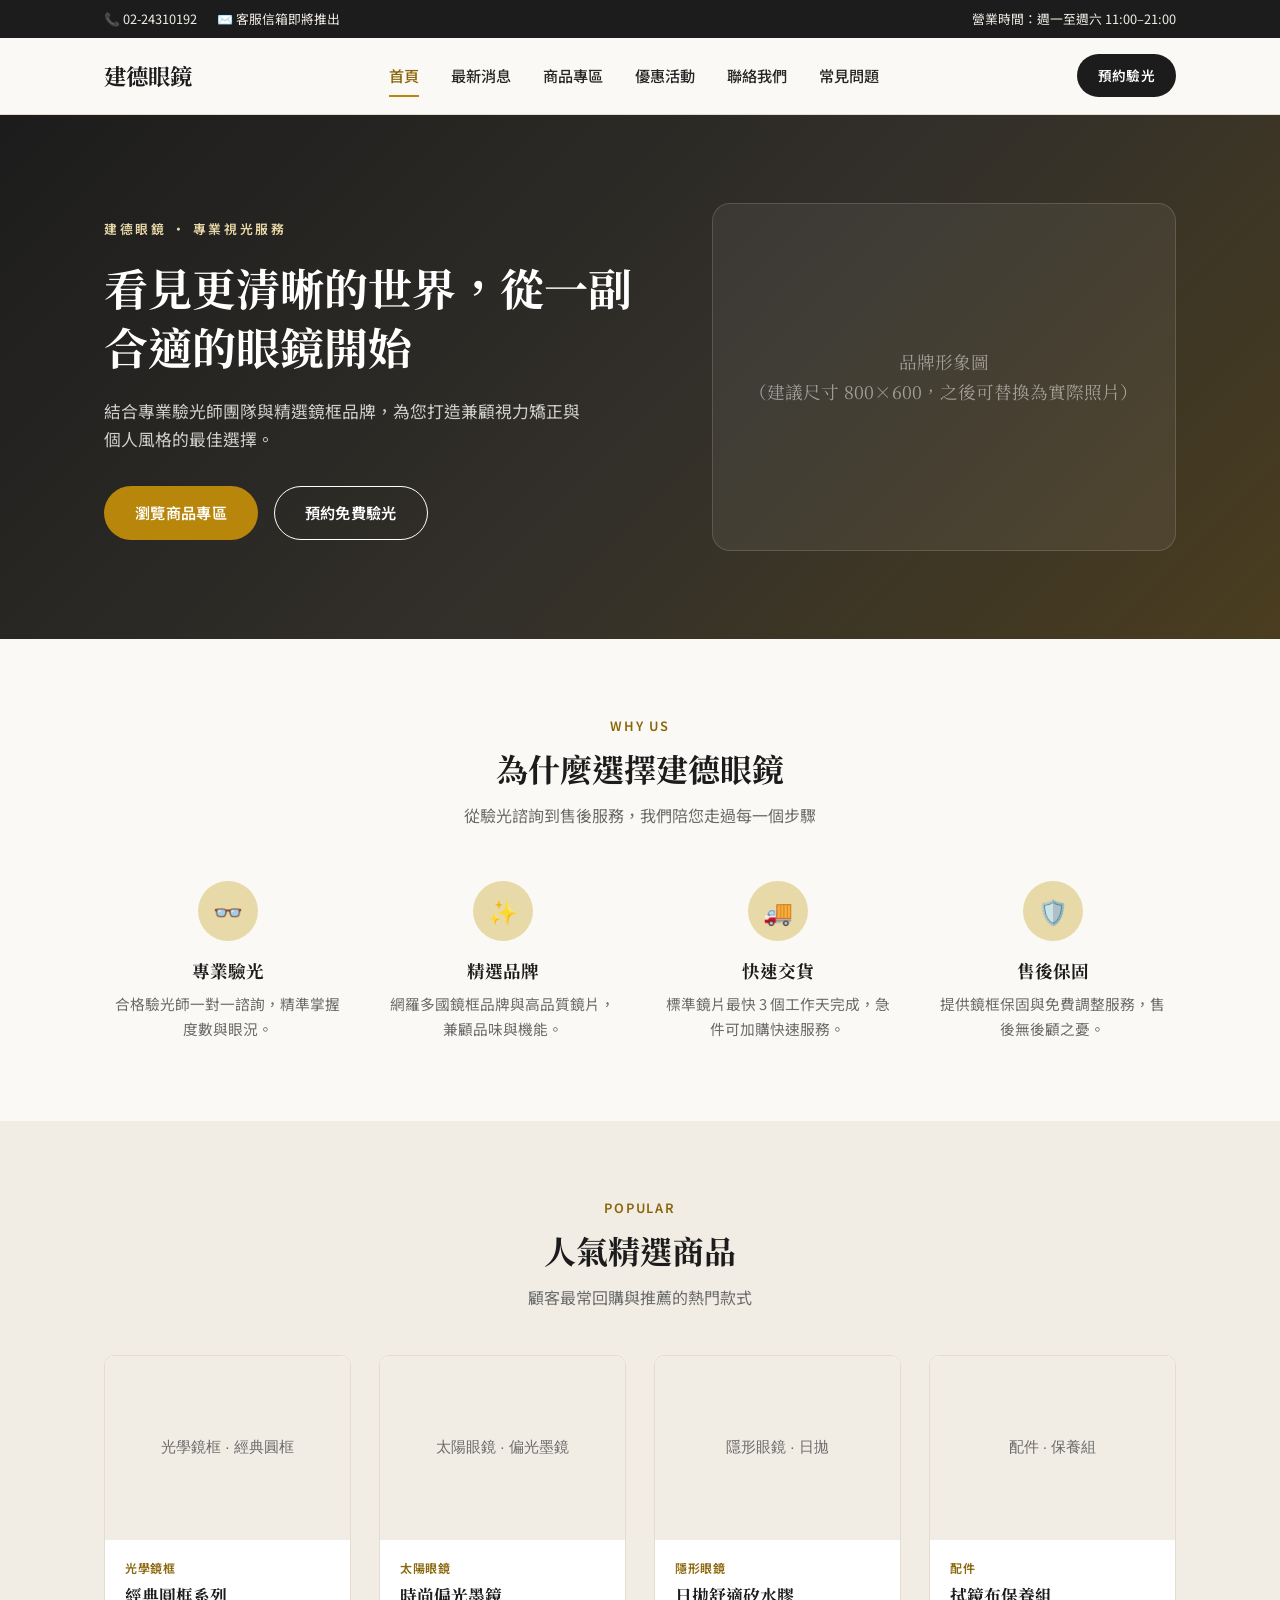
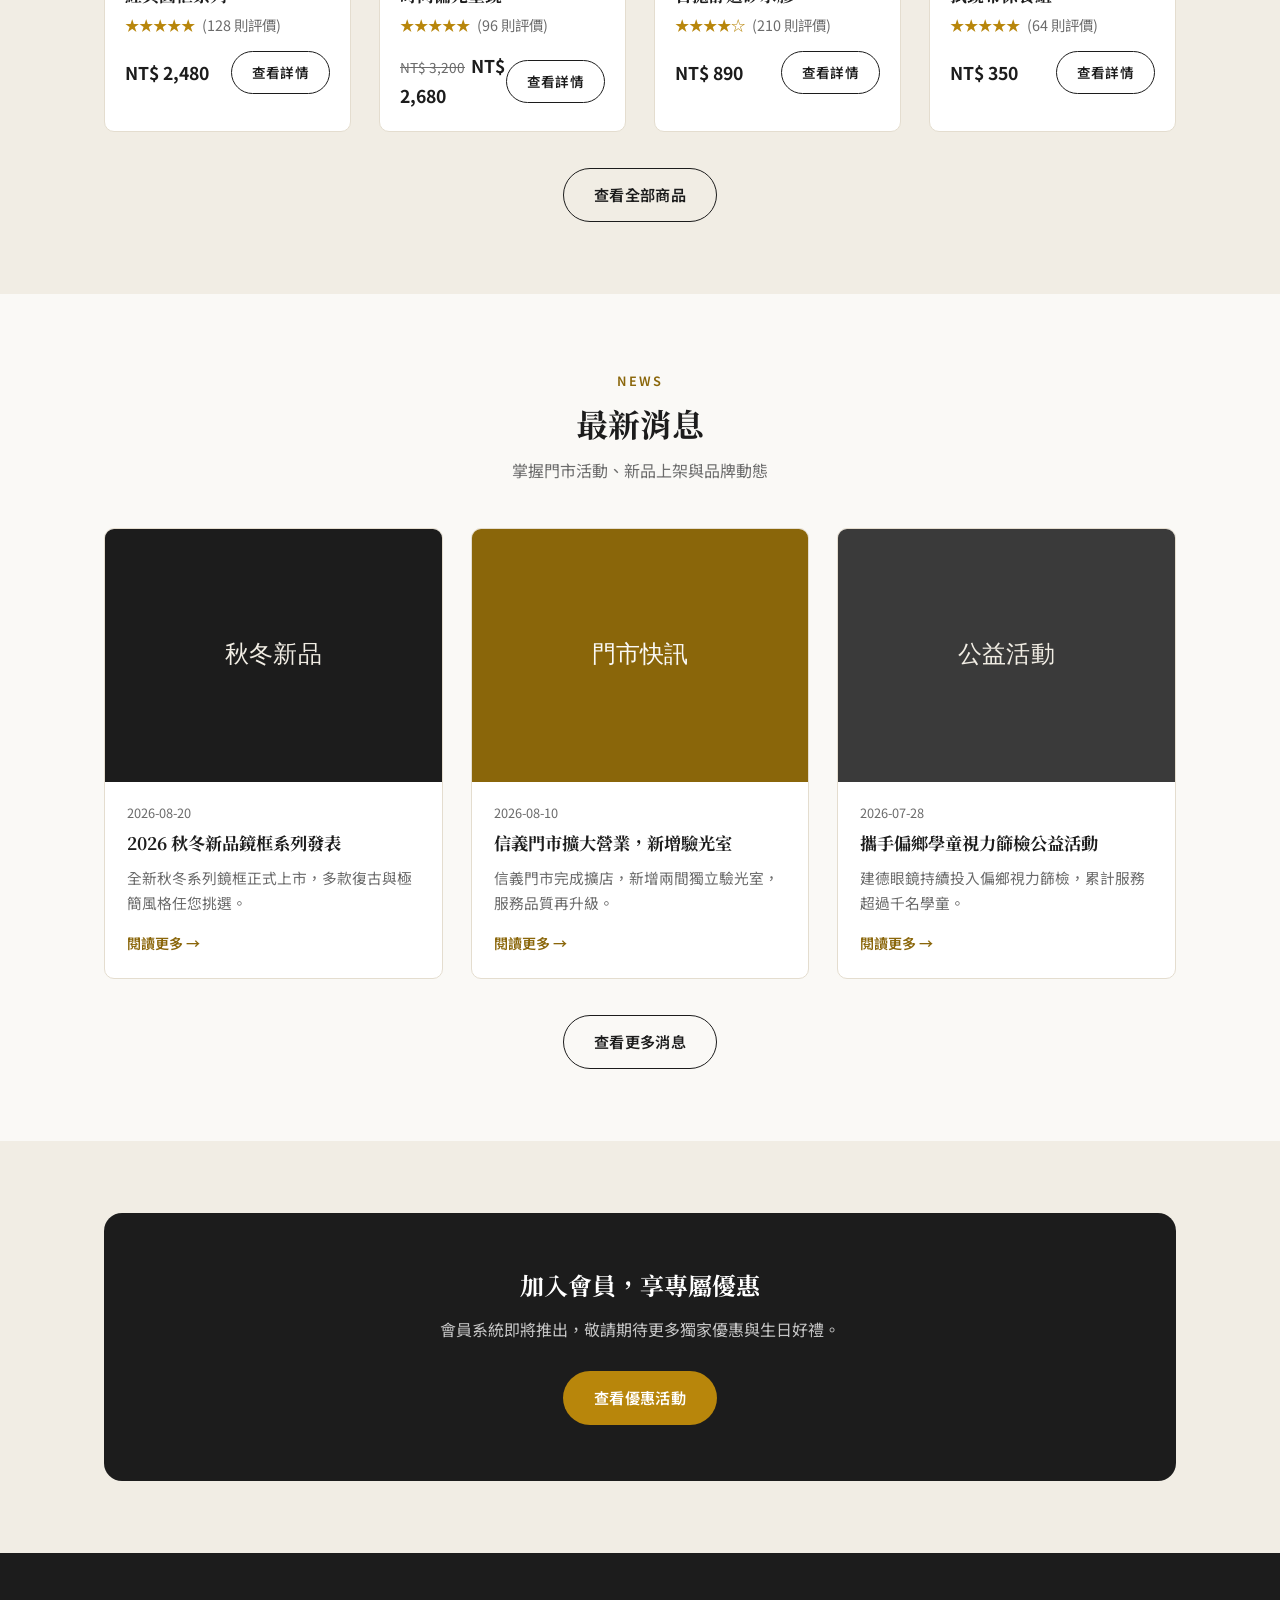
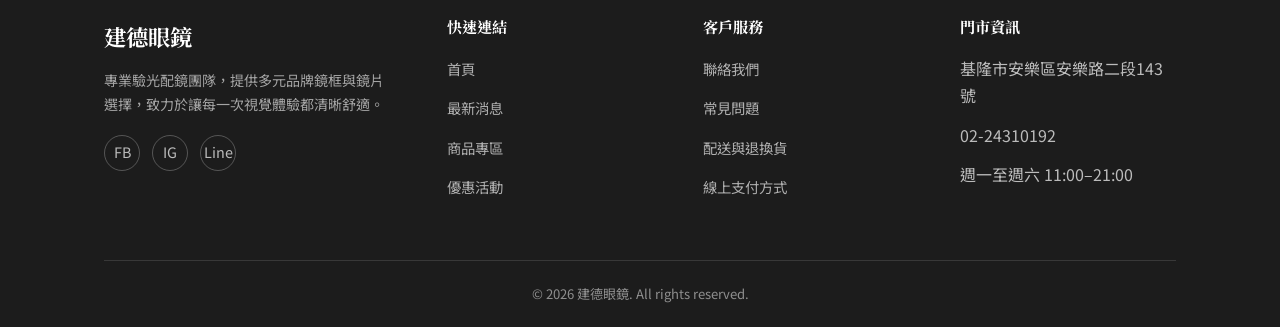
<file: index.html>
<!DOCTYPE html>
<html lang="zh-Hant">
<head>
<meta charset="UTF-8">
<meta name="viewport" content="width=device-width, initial-scale=1.0">
<title>建德眼鏡｜首頁</title>
<meta name="description" content="建德眼鏡提供專業驗光、多元鏡框與鏡片選擇，優惠活動與線上客服一站服務。">
<link rel="preconnect" href="https://fonts.googleapis.com">
<link rel="preconnect" href="https://fonts.gstatic.com" crossorigin>
<link href="https://fonts.googleapis.com/css2?family=Noto+Sans+TC:wght@400;500;600;700&family=Noto+Serif+TC:wght@600;700&display=swap" rel="stylesheet">
<link rel="stylesheet" href="css/style.css">
</head>
<body>

<header class="site-header">
  <div class="topbar">
    <div class="container">
      <div class="topbar-info">
        <span>📞 02-24310192</span>
        <span>✉️ 客服信箱即將推出</span>
      </div>
      <div class="topbar-info">
        <span>營業時間：週一至週六 11:00–21:00</span>
      </div>
    </div>
  </div>
  <div class="container">
    <nav class="nav">
      <a href="index.html" class="brand">
        <span class="brand-zh">建德眼鏡</span>
      </a>
      <div class="nav-links" id="nav-links">
        <a href="index.html">首頁</a>
        <a href="news.html">最新消息</a>
        <a href="products.html">商品專區</a>
        <a href="promotions.html">優惠活動</a>
        <a href="contact.html">聯絡我們</a>
        <a href="faq.html">常見問題</a>
      </div>
      <div class="nav-actions">
        <a href="contact.html" class="btn btn-primary btn-sm">預約驗光</a>
        <button class="nav-toggle" aria-label="開啟選單" aria-expanded="false">
          <span></span><span></span><span></span>
        </button>
      </div>
    </nav>
  </div>
</header>

<section class="hero">
  <div class="container">
    <div>
      <span class="hero-eyebrow">建德眼鏡 · 專業視光服務</span>
      <h1>看見更清晰的世界，從一副合適的眼鏡開始</h1>
      <p>結合專業驗光師團隊與精選鏡框品牌，為您打造兼顧視力矯正與個人風格的最佳選擇。</p>
      <div class="hero-actions">
        <a href="products.html" class="btn btn-accent">瀏覽商品專區</a>
        <a href="contact.html" class="btn btn-outline" style="border-color:#fff;color:#fff">預約免費驗光</a>
      </div>
    </div>
    <div class="hero-visual">品牌形象圖<br>（建議尺寸 800×600，之後可替換為實際照片）</div>
  </div>
</section>

<section class="section">
  <div class="container">
    <div class="section-header">
      <span class="eyebrow">Why Us</span>
      <h2>為什麼選擇建德眼鏡</h2>
      <p>從驗光諮詢到售後服務，我們陪您走過每一個步驟</p>
    </div>
    <div class="grid grid-4">
      <div class="feature">
        <div class="feature-icon">👓</div>
        <h3>專業驗光</h3>
        <p>合格驗光師一對一諮詢，精準掌握度數與眼況。</p>
      </div>
      <div class="feature">
        <div class="feature-icon">✨</div>
        <h3>精選品牌</h3>
        <p>網羅多國鏡框品牌與高品質鏡片，兼顧品味與機能。</p>
      </div>
      <div class="feature">
        <div class="feature-icon">🚚</div>
        <h3>快速交貨</h3>
        <p>標準鏡片最快 3 個工作天完成，急件可加購快速服務。</p>
      </div>
      <div class="feature">
        <div class="feature-icon">🛡️</div>
        <h3>售後保固</h3>
        <p>提供鏡框保固與免費調整服務，售後無後顧之憂。</p>
      </div>
    </div>
  </div>
</section>

<section class="section section-alt">
  <div class="container">
    <div class="section-header">
      <span class="eyebrow">Popular</span>
      <h2>人氣精選商品</h2>
      <p>顧客最常回購與推薦的熱門款式</p>
    </div>
    <div class="grid grid-4">
      <div class="card product-card">
        <img class="card-img" src="images/placeholders/product-optical-1.svg" alt="經典圓框光學鏡框商品照片">
        <div class="card-body">
          <div class="product-category">光學鏡框</div>
          <h3 class="product-name">經典圓框系列</h3>
          <div class="product-rating">★★★★★ <span>(128 則評價)</span></div>
          <div class="product-footer">
            <span class="product-price">NT$ 2,480</span>
            <a href="products.html" class="btn btn-outline btn-sm">查看詳情</a>
          </div>
        </div>
      </div>
      <div class="card product-card">
        <img class="card-img" src="images/placeholders/product-sun-1.svg" alt="時尚偏光墨鏡商品照片">
        <div class="card-body">
          <div class="product-category">太陽眼鏡</div>
          <h3 class="product-name">時尚偏光墨鏡</h3>
          <div class="product-rating">★★★★★ <span>(96 則評價)</span></div>
          <div class="product-footer">
            <span class="product-price"><span class="old-price">NT$ 3,200</span>NT$ 2,680</span>
            <a href="products.html" class="btn btn-outline btn-sm">查看詳情</a>
          </div>
        </div>
      </div>
      <div class="card product-card">
        <img class="card-img" src="images/placeholders/product-contact-1.svg" alt="日拋舒適矽水膠隱形眼鏡商品照片">
        <div class="card-body">
          <div class="product-category">隱形眼鏡</div>
          <h3 class="product-name">日拋舒適矽水膠</h3>
          <div class="product-rating">★★★★☆ <span>(210 則評價)</span></div>
          <div class="product-footer">
            <span class="product-price">NT$ 890</span>
            <a href="products.html" class="btn btn-outline btn-sm">查看詳情</a>
          </div>
        </div>
      </div>
      <div class="card product-card">
        <img class="card-img" src="images/placeholders/product-accessory-1.svg" alt="拭鏡布保養組商品照片">
        <div class="card-body">
          <div class="product-category">配件</div>
          <h3 class="product-name">拭鏡布保養組</h3>
          <div class="product-rating">★★★★★ <span>(64 則評價)</span></div>
          <div class="product-footer">
            <span class="product-price">NT$ 350</span>
            <a href="products.html" class="btn btn-outline btn-sm">查看詳情</a>
          </div>
        </div>
      </div>
    </div>
    <div class="text-center" style="margin-top:36px">
      <a href="products.html" class="btn btn-outline">查看全部商品</a>
    </div>
  </div>
</section>

<section class="section">
  <div class="container">
    <div class="section-header">
      <span class="eyebrow">News</span>
      <h2>最新消息</h2>
      <p>掌握門市活動、新品上架與品牌動態</p>
    </div>
    <div class="grid grid-3">
      <div class="card news-card">
        <img class="card-img" src="images/placeholders/news-1.svg" alt="秋冬新品發表會消息圖片">
        <div class="card-body">
          <div class="news-date">2026-08-20</div>
          <h3 class="news-title">2026 秋冬新品鏡框系列發表</h3>
          <p class="news-excerpt">全新秋冬系列鏡框正式上市，多款復古與極簡風格任您挑選。</p>
          <a href="news.html" class="news-link">閱讀更多 →</a>
        </div>
      </div>
      <div class="card news-card">
        <img class="card-img" src="images/placeholders/news-2.svg" alt="門市快訊消息圖片">
        <div class="card-body">
          <div class="news-date">2026-08-10</div>
          <h3 class="news-title">信義門市擴大營業，新增驗光室</h3>
          <p class="news-excerpt">信義門市完成擴店，新增兩間獨立驗光室，服務品質再升級。</p>
          <a href="news.html" class="news-link">閱讀更多 →</a>
        </div>
      </div>
      <div class="card news-card">
        <img class="card-img" src="images/placeholders/news-3.svg" alt="公益活動消息圖片">
        <div class="card-body">
          <div class="news-date">2026-07-28</div>
          <h3 class="news-title">攜手偏鄉學童視力篩檢公益活動</h3>
          <p class="news-excerpt">建德眼鏡持續投入偏鄉視力篩檢，累計服務超過千名學童。</p>
          <a href="news.html" class="news-link">閱讀更多 →</a>
        </div>
      </div>
    </div>
    <div class="text-center" style="margin-top:36px">
      <a href="news.html" class="btn btn-outline">查看更多消息</a>
    </div>
  </div>
</section>

<section class="section section-alt">
  <div class="container">
    <div class="cta-banner">
      <h2>加入會員，享專屬優惠</h2>
      <p>會員系統即將推出，敬請期待更多獨家優惠與生日好禮。</p>
      <a href="promotions.html" class="btn btn-accent">查看優惠活動</a>
    </div>
  </div>
</section>

<footer class="site-footer">
  <div class="container">
    <div class="footer-grid">
      <div class="footer-brand">
        <span class="brand-zh">建德眼鏡</span>
        <p>專業驗光配鏡團隊，提供多元品牌鏡框與鏡片選擇，致力於讓每一次視覺體驗都清晰舒適。</p>
        <div class="footer-social">
          <a href="#" aria-label="Facebook">FB</a>
          <a href="#" aria-label="Instagram">IG</a>
          <a href="#" aria-label="Line">Line</a>
        </div>
      </div>
      <div class="footer-col">
        <h4>快速連結</h4>
        <ul>
          <li><a href="index.html">首頁</a></li>
          <li><a href="news.html">最新消息</a></li>
          <li><a href="products.html">商品專區</a></li>
          <li><a href="promotions.html">優惠活動</a></li>
        </ul>
      </div>
      <div class="footer-col">
        <h4>客戶服務</h4>
        <ul>
          <li><a href="contact.html">聯絡我們</a></li>
          <li><a href="faq.html">常見問題</a></li>
          <li><a href="faq.html#shipping">配送與退換貨</a></li>
          <li><a href="faq.html#payment">線上支付方式</a></li>
        </ul>
      </div>
      <div class="footer-col">
        <h4>門市資訊</h4>
        <ul>
          <li>基隆市安樂區安樂路二段143號</li>
          <li>02-24310192</li>
          <li>週一至週六 11:00–21:00</li>
        </ul>
      </div>
    </div>
    <div class="footer-bottom">
      &copy; 2026 建德眼鏡. All rights reserved.
    </div>
  </div>
</footer>

<script src="js/main.js"></script>
</body>
</html>
</file>
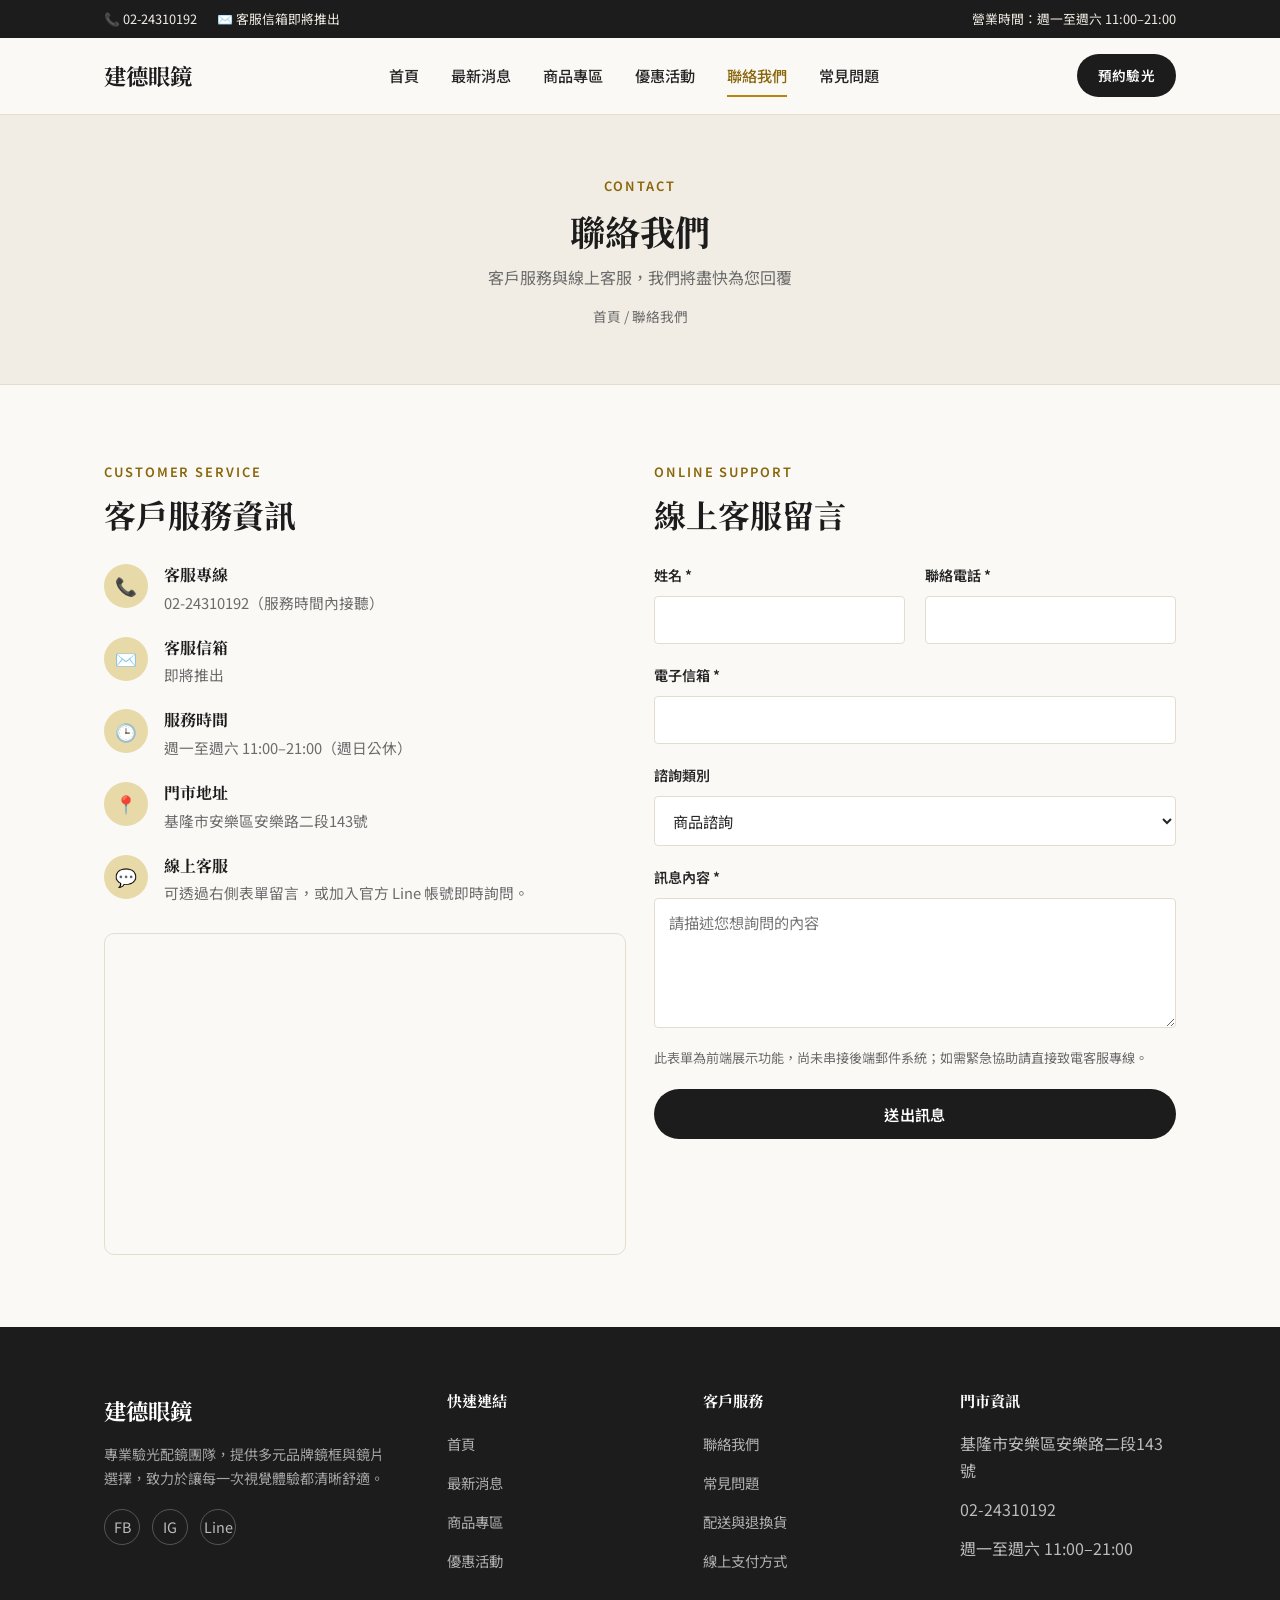
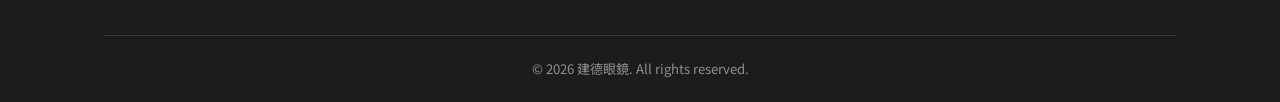
<file: contact.html>
<!DOCTYPE html>
<html lang="zh-Hant">
<head>
<meta charset="UTF-8">
<meta name="viewport" content="width=device-width, initial-scale=1.0">
<title>聯絡我們｜建德眼鏡</title>
<meta name="description" content="建德眼鏡客戶服務與線上客服，門市資訊、預約諮詢與線上留言。">
<link rel="preconnect" href="https://fonts.googleapis.com">
<link rel="preconnect" href="https://fonts.gstatic.com" crossorigin>
<link href="https://fonts.googleapis.com/css2?family=Noto+Sans+TC:wght@400;500;600;700&family=Noto+Serif+TC:wght@600;700&display=swap" rel="stylesheet">
<link rel="stylesheet" href="css/style.css">
</head>
<body>

<header class="site-header">
  <div class="topbar">
    <div class="container">
      <div class="topbar-info">
        <span>📞 02-24310192</span>
        <span>✉️ 客服信箱即將推出</span>
      </div>
      <div class="topbar-info">
        <span>營業時間：週一至週六 11:00–21:00</span>
      </div>
    </div>
  </div>
  <div class="container">
    <nav class="nav">
      <a href="index.html" class="brand">
        <span class="brand-zh">建德眼鏡</span>
      </a>
      <div class="nav-links" id="nav-links">
        <a href="index.html">首頁</a>
        <a href="news.html">最新消息</a>
        <a href="products.html">商品專區</a>
        <a href="promotions.html">優惠活動</a>
        <a href="contact.html">聯絡我們</a>
        <a href="faq.html">常見問題</a>
      </div>
      <div class="nav-actions">
        <a href="contact.html" class="btn btn-primary btn-sm">預約驗光</a>
        <button class="nav-toggle" aria-label="開啟選單" aria-expanded="false">
          <span></span><span></span><span></span>
        </button>
      </div>
    </nav>
  </div>
</header>

<div class="page-header">
  <div class="container">
    <span class="eyebrow">Contact</span>
    <h1>聯絡我們</h1>
    <p>客戶服務與線上客服，我們將盡快為您回覆</p>
    <div class="breadcrumb"><a href="index.html">首頁</a> / 聯絡我們</div>
  </div>
</div>

<section class="section">
  <div class="container">
    <div class="grid grid-2">

      <div>
        <div class="section-header" style="text-align:left;margin-bottom:28px">
          <span class="eyebrow">Customer Service</span>
          <h2>客戶服務資訊</h2>
        </div>
        <div class="contact-info-list">
          <div class="contact-info-item">
            <div class="contact-info-icon">📞</div>
            <div>
              <h4>客服專線</h4>
              <p>02-24310192（服務時間內接聽）</p>
            </div>
          </div>
          <div class="contact-info-item">
            <div class="contact-info-icon">✉️</div>
            <div>
              <h4>客服信箱</h4>
              <p>即將推出</p>
            </div>
          </div>
          <div class="contact-info-item">
            <div class="contact-info-icon">🕒</div>
            <div>
              <h4>服務時間</h4>
              <p>週一至週六 11:00–21:00（週日公休）</p>
            </div>
          </div>
          <div class="contact-info-item">
            <div class="contact-info-icon">📍</div>
            <div>
              <h4>門市地址</h4>
              <p>基隆市安樂區安樂路二段143號</p>
            </div>
          </div>
          <div class="contact-info-item">
            <div class="contact-info-icon">💬</div>
            <div>
              <h4>線上客服</h4>
              <p>可透過右側表單留言，或加入官方 Line 帳號即時詢問。</p>
            </div>
          </div>
        </div>

        <div class="map-embed" style="margin-top:28px">
          <iframe
            src="https://www.google.com/maps?q=%E5%9F%BA%E9%9A%86%E5%B8%82%E5%AE%89%E6%A8%82%E5%8D%80%E5%AE%89%E6%A8%82%E8%B7%AF%E4%BA%8C%E6%AE%B5143%E8%99%9F&output=embed"
            width="100%"
            height="320"
            style="border:0"
            loading="lazy"
            referrerpolicy="no-referrer-when-downgrade"
            title="建德眼鏡門市地圖"></iframe>
        </div>
      </div>

      <div>
        <div class="section-header" style="text-align:left;margin-bottom:28px">
          <span class="eyebrow">Online Support</span>
          <h2>線上客服留言</h2>
        </div>

        <div class="form-success" id="contact-form-success">
          ✅ 感謝您的訊息，我們將於 1–2 個工作日內回覆您。
        </div>

        <form id="contact-form" novalidate>
          <div class="form-row">
            <div class="form-group">
              <label for="name">姓名 *</label>
              <input class="form-control" type="text" id="name" name="name" required>
            </div>
            <div class="form-group">
              <label for="phone">聯絡電話 *</label>
              <input class="form-control" type="tel" id="phone" name="phone" required>
            </div>
          </div>

          <div class="form-group">
            <label for="email">電子信箱 *</label>
            <input class="form-control" type="email" id="email" name="email" required>
          </div>

          <div class="form-group">
            <label for="topic">諮詢類別</label>
            <select class="form-control" id="topic" name="topic">
              <option value="product">商品諮詢</option>
              <option value="order">訂單查詢</option>
              <option value="repair">維修保養</option>
              <option value="other">其他問題</option>
            </select>
          </div>

          <div class="form-group">
            <label for="message">訊息內容 *</label>
            <textarea class="form-control" id="message" name="message" required placeholder="請描述您想詢問的內容"></textarea>
          </div>

          <p class="form-note">此表單為前端展示功能，尚未串接後端郵件系統；如需緊急協助請直接致電客服專線。</p>

          <button type="submit" class="btn btn-primary btn-block">送出訊息</button>
        </form>
      </div>

    </div>
  </div>
</section>

<footer class="site-footer">
  <div class="container">
    <div class="footer-grid">
      <div class="footer-brand">
        <span class="brand-zh">建德眼鏡</span>
        <p>專業驗光配鏡團隊，提供多元品牌鏡框與鏡片選擇，致力於讓每一次視覺體驗都清晰舒適。</p>
        <div class="footer-social">
          <a href="#" aria-label="Facebook">FB</a>
          <a href="#" aria-label="Instagram">IG</a>
          <a href="#" aria-label="Line">Line</a>
        </div>
      </div>
      <div class="footer-col">
        <h4>快速連結</h4>
        <ul>
          <li><a href="index.html">首頁</a></li>
          <li><a href="news.html">最新消息</a></li>
          <li><a href="products.html">商品專區</a></li>
          <li><a href="promotions.html">優惠活動</a></li>
        </ul>
      </div>
      <div class="footer-col">
        <h4>客戶服務</h4>
        <ul>
          <li><a href="contact.html">聯絡我們</a></li>
          <li><a href="faq.html">常見問題</a></li>
          <li><a href="faq.html#shipping">配送與退換貨</a></li>
          <li><a href="faq.html#payment">線上支付方式</a></li>
        </ul>
      </div>
      <div class="footer-col">
        <h4>門市資訊</h4>
        <ul>
          <li>基隆市安樂區安樂路二段143號</li>
          <li>02-24310192</li>
          <li>週一至週六 11:00–21:00</li>
        </ul>
      </div>
    </div>
    <div class="footer-bottom">
      &copy; 2026 建德眼鏡. All rights reserved.
    </div>
  </div>
</footer>

<script src="js/main.js"></script>
</body>
</html>
</file>
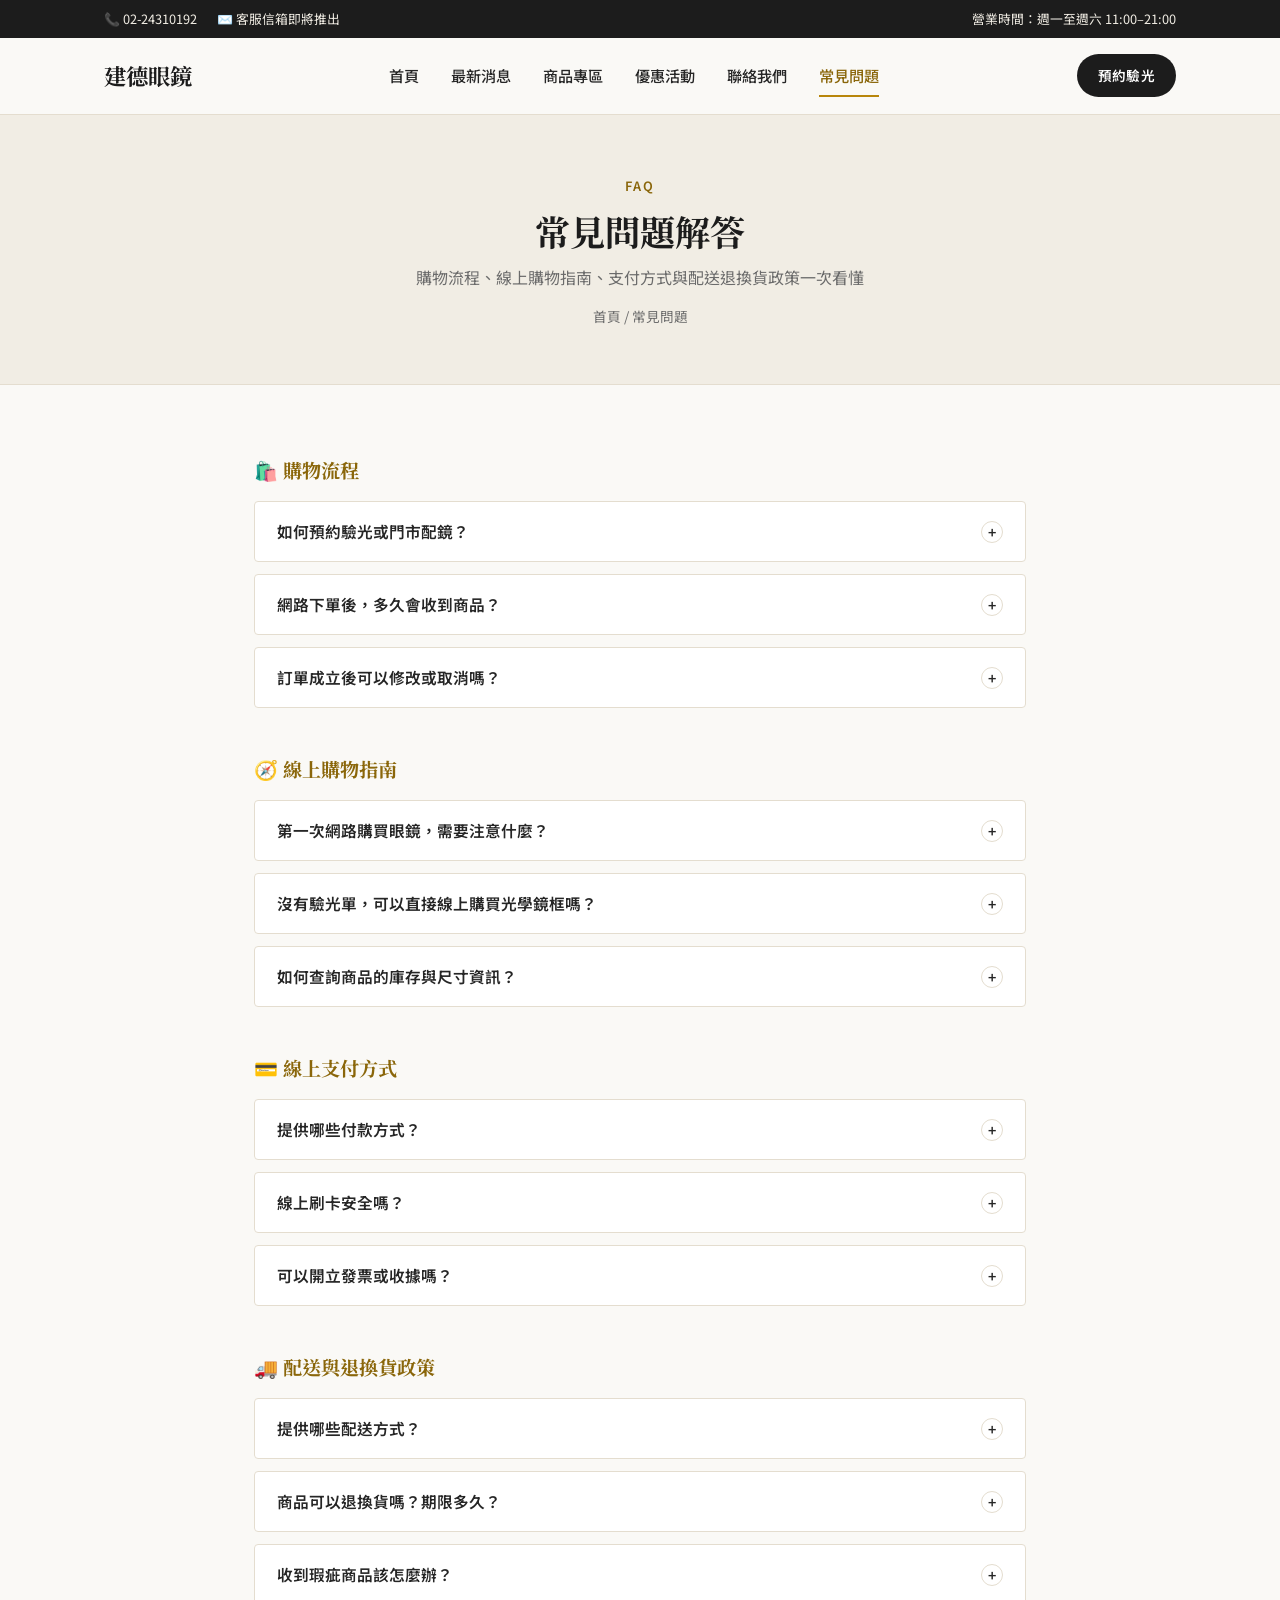
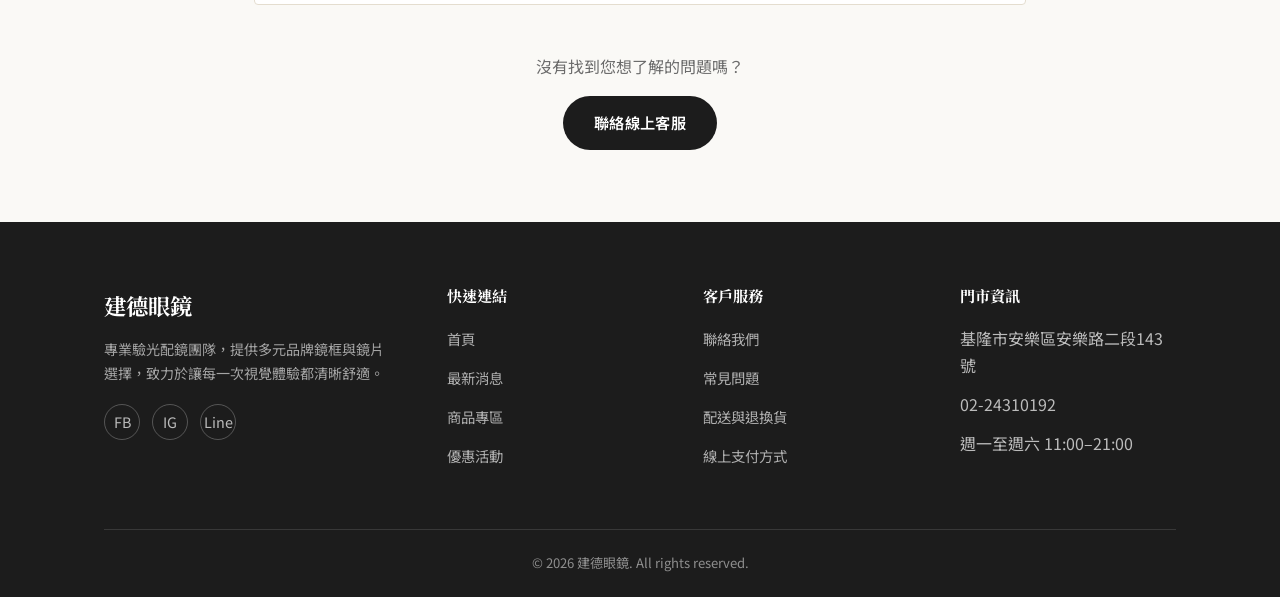
<file: faq.html>
<!DOCTYPE html>
<html lang="zh-Hant">
<head>
<meta charset="UTF-8">
<meta name="viewport" content="width=device-width, initial-scale=1.0">
<title>常見問題解答｜建德眼鏡</title>
<meta name="description" content="建德眼鏡常見問題解答：購物流程、線上購物指南、線上支付方式、配送與退換貨政策。">
<link rel="preconnect" href="https://fonts.googleapis.com">
<link rel="preconnect" href="https://fonts.gstatic.com" crossorigin>
<link href="https://fonts.googleapis.com/css2?family=Noto+Sans+TC:wght@400;500;600;700&family=Noto+Serif+TC:wght@600;700&display=swap" rel="stylesheet">
<link rel="stylesheet" href="css/style.css">
</head>
<body>

<header class="site-header">
  <div class="topbar">
    <div class="container">
      <div class="topbar-info">
        <span>📞 02-24310192</span>
        <span>✉️ 客服信箱即將推出</span>
      </div>
      <div class="topbar-info">
        <span>營業時間：週一至週六 11:00–21:00</span>
      </div>
    </div>
  </div>
  <div class="container">
    <nav class="nav">
      <a href="index.html" class="brand">
        <span class="brand-zh">建德眼鏡</span>
      </a>
      <div class="nav-links" id="nav-links">
        <a href="index.html">首頁</a>
        <a href="news.html">最新消息</a>
        <a href="products.html">商品專區</a>
        <a href="promotions.html">優惠活動</a>
        <a href="contact.html">聯絡我們</a>
        <a href="faq.html">常見問題</a>
      </div>
      <div class="nav-actions">
        <a href="contact.html" class="btn btn-primary btn-sm">預約驗光</a>
        <button class="nav-toggle" aria-label="開啟選單" aria-expanded="false">
          <span></span><span></span><span></span>
        </button>
      </div>
    </nav>
  </div>
</header>

<div class="page-header">
  <div class="container">
    <span class="eyebrow">FAQ</span>
    <h1>常見問題解答</h1>
    <p>購物流程、線上購物指南、支付方式與配送退換貨政策一次看懂</p>
    <div class="breadcrumb"><a href="index.html">首頁</a> / 常見問題</div>
  </div>
</div>

<section class="section">
  <div class="container" style="max-width:820px">

    <div class="accordion-group" id="process">
      <h2 class="accordion-group-title">🛍️ 購物流程</h2>

      <div class="accordion-item">
        <button class="accordion-question" aria-expanded="false">
          <span>如何預約驗光或門市配鏡？</span>
          <span class="accordion-icon">+</span>
        </button>
        <div class="accordion-answer">
          <div class="accordion-answer-inner">
            您可以透過「聯絡我們」頁面的線上表單留言，或直接致電客服專線 02-24310192 預約，我們將協助安排門市與驗光時段。
          </div>
        </div>
      </div>

      <div class="accordion-item">
        <button class="accordion-question" aria-expanded="false">
          <span>網路下單後，多久會收到商品？</span>
          <span class="accordion-icon">+</span>
        </button>
        <div class="accordion-answer">
          <div class="accordion-answer-inner">
            一般鏡框現貨商品下單後 3–5 個工作天內出貨；若需搭配訂製鏡片，實際交貨時間依訂單頁面標示為準。
          </div>
        </div>
      </div>

      <div class="accordion-item">
        <button class="accordion-question" aria-expanded="false">
          <span>訂單成立後可以修改或取消嗎？</span>
          <span class="accordion-icon">+</span>
        </button>
        <div class="accordion-answer">
          <div class="accordion-answer-inner">
            訂單出貨前可聯絡客服協助修改或取消；若商品已進入鏡片研磨或出貨流程，將無法取消，詳情請洽客服確認目前訂單狀態。
          </div>
        </div>
      </div>
    </div>

    <div class="accordion-group" id="guide">
      <h2 class="accordion-group-title">🧭 線上購物指南</h2>

      <div class="accordion-item">
        <button class="accordion-question" aria-expanded="false">
          <span>第一次網路購買眼鏡，需要注意什麼？</span>
          <span class="accordion-icon">+</span>
        </button>
        <div class="accordion-answer">
          <div class="accordion-answer-inner">
            建議先至門市進行免費驗光取得正確度數與瞳距，再於「商品專區」選購鏡框並備註度數需求，客服會於出貨前與您再次確認。
          </div>
        </div>
      </div>

      <div class="accordion-item">
        <button class="accordion-question" aria-expanded="false">
          <span>沒有驗光單，可以直接線上購買光學鏡框嗎？</span>
          <span class="accordion-icon">+</span>
        </button>
        <div class="accordion-answer">
          <div class="accordion-answer-inner">
            可以先購買鏡框樣式，但配置度數鏡片前仍需提供有效驗光資料；如尚未驗光，歡迎預約至門市進行免費驗光服務。
          </div>
        </div>
      </div>

      <div class="accordion-item">
        <button class="accordion-question" aria-expanded="false">
          <span>如何查詢商品的庫存與尺寸資訊？</span>
          <span class="accordion-icon">+</span>
        </button>
        <div class="accordion-answer">
          <div class="accordion-answer-inner">
            商品詳情頁會標示鏡框尺寸與現貨狀態；若頁面未即時更新，歡迎透過線上客服表單詢問最新庫存狀況。
          </div>
        </div>
      </div>
    </div>

    <div class="accordion-group" id="payment">
      <h2 class="accordion-group-title">💳 線上支付方式</h2>

      <div class="accordion-item">
        <button class="accordion-question" aria-expanded="false">
          <span>提供哪些付款方式？</span>
          <span class="accordion-icon">+</span>
        </button>
        <div class="accordion-answer">
          <div class="accordion-answer-inner">
            目前提供信用卡線上刷卡、超商代碼繳費、ATM 轉帳與門市現場付款（含行動支付），實際可用付款方式將於結帳頁面顯示。
          </div>
        </div>
      </div>

      <div class="accordion-item">
        <button class="accordion-question" aria-expanded="false">
          <span>線上刷卡安全嗎？</span>
          <span class="accordion-icon">+</span>
        </button>
        <div class="accordion-answer">
          <div class="accordion-answer-inner">
            線上金流串接第三方支付服務並採用加密傳輸，不會於網站內儲存您的完整卡號資訊，請安心進行線上付款。
          </div>
        </div>
      </div>

      <div class="accordion-item">
        <button class="accordion-question" aria-expanded="false">
          <span>可以開立發票或收據嗎？</span>
          <span class="accordion-icon">+</span>
        </button>
        <div class="accordion-answer">
          <div class="accordion-answer-inner">
            訂單成立後將自動開立電子發票，如需公司抬頭或紙本收據，請於結帳備註欄填寫，或另行聯絡客服協助處理。
          </div>
        </div>
      </div>
    </div>

    <div class="accordion-group" id="shipping">
      <h2 class="accordion-group-title">🚚 配送與退換貨政策</h2>

      <div class="accordion-item">
        <button class="accordion-question" aria-expanded="false">
          <span>提供哪些配送方式？</span>
          <span class="accordion-icon">+</span>
        </button>
        <div class="accordion-answer">
          <div class="accordion-answer-inner">
            提供宅配到府與超商取貨兩種方式；也可選擇「門市取貨」，於指定門市完成最後鏡片調整後再自取。
          </div>
        </div>
      </div>

      <div class="accordion-item">
        <button class="accordion-question" aria-expanded="false">
          <span>商品可以退換貨嗎？期限多久？</span>
          <span class="accordion-icon">+</span>
        </button>
        <div class="accordion-answer">
          <div class="accordion-answer-inner">
            商品到貨 7 天內，若配件與包裝完整、未經配製度數鏡片，皆可申請退換貨；客製化度數鏡片因屬個人化商品，若非商品瑕疵恕不接受退換。
          </div>
        </div>
      </div>

      <div class="accordion-item">
        <button class="accordion-question" aria-expanded="false">
          <span>收到瑕疵商品該怎麼辦？</span>
          <span class="accordion-icon">+</span>
        </button>
        <div class="accordion-answer">
          <div class="accordion-answer-inner">
            請於收到商品 7 天內拍照並透過「聯絡我們」頁面表單或客服專線通知，確認後我們將協助免費換貨或維修。
          </div>
        </div>
      </div>
    </div>

    <div class="text-center" style="margin-top:16px">
      <p style="color:var(--color-text-light)">沒有找到您想了解的問題嗎？</p>
      <a href="contact.html" class="btn btn-primary">聯絡線上客服</a>
    </div>

  </div>
</section>

<footer class="site-footer">
  <div class="container">
    <div class="footer-grid">
      <div class="footer-brand">
        <span class="brand-zh">建德眼鏡</span>
        <p>專業驗光配鏡團隊，提供多元品牌鏡框與鏡片選擇，致力於讓每一次視覺體驗都清晰舒適。</p>
        <div class="footer-social">
          <a href="#" aria-label="Facebook">FB</a>
          <a href="#" aria-label="Instagram">IG</a>
          <a href="#" aria-label="Line">Line</a>
        </div>
      </div>
      <div class="footer-col">
        <h4>快速連結</h4>
        <ul>
          <li><a href="index.html">首頁</a></li>
          <li><a href="news.html">最新消息</a></li>
          <li><a href="products.html">商品專區</a></li>
          <li><a href="promotions.html">優惠活動</a></li>
        </ul>
      </div>
      <div class="footer-col">
        <h4>客戶服務</h4>
        <ul>
          <li><a href="contact.html">聯絡我們</a></li>
          <li><a href="faq.html">常見問題</a></li>
          <li><a href="faq.html#shipping">配送與退換貨</a></li>
          <li><a href="faq.html#payment">線上支付方式</a></li>
        </ul>
      </div>
      <div class="footer-col">
        <h4>門市資訊</h4>
        <ul>
          <li>基隆市安樂區安樂路二段143號</li>
          <li>02-24310192</li>
          <li>週一至週六 11:00–21:00</li>
        </ul>
      </div>
    </div>
    <div class="footer-bottom">
      &copy; 2026 建德眼鏡. All rights reserved.
    </div>
  </div>
</footer>

<script src="js/main.js"></script>
</body>
</html>
</file>
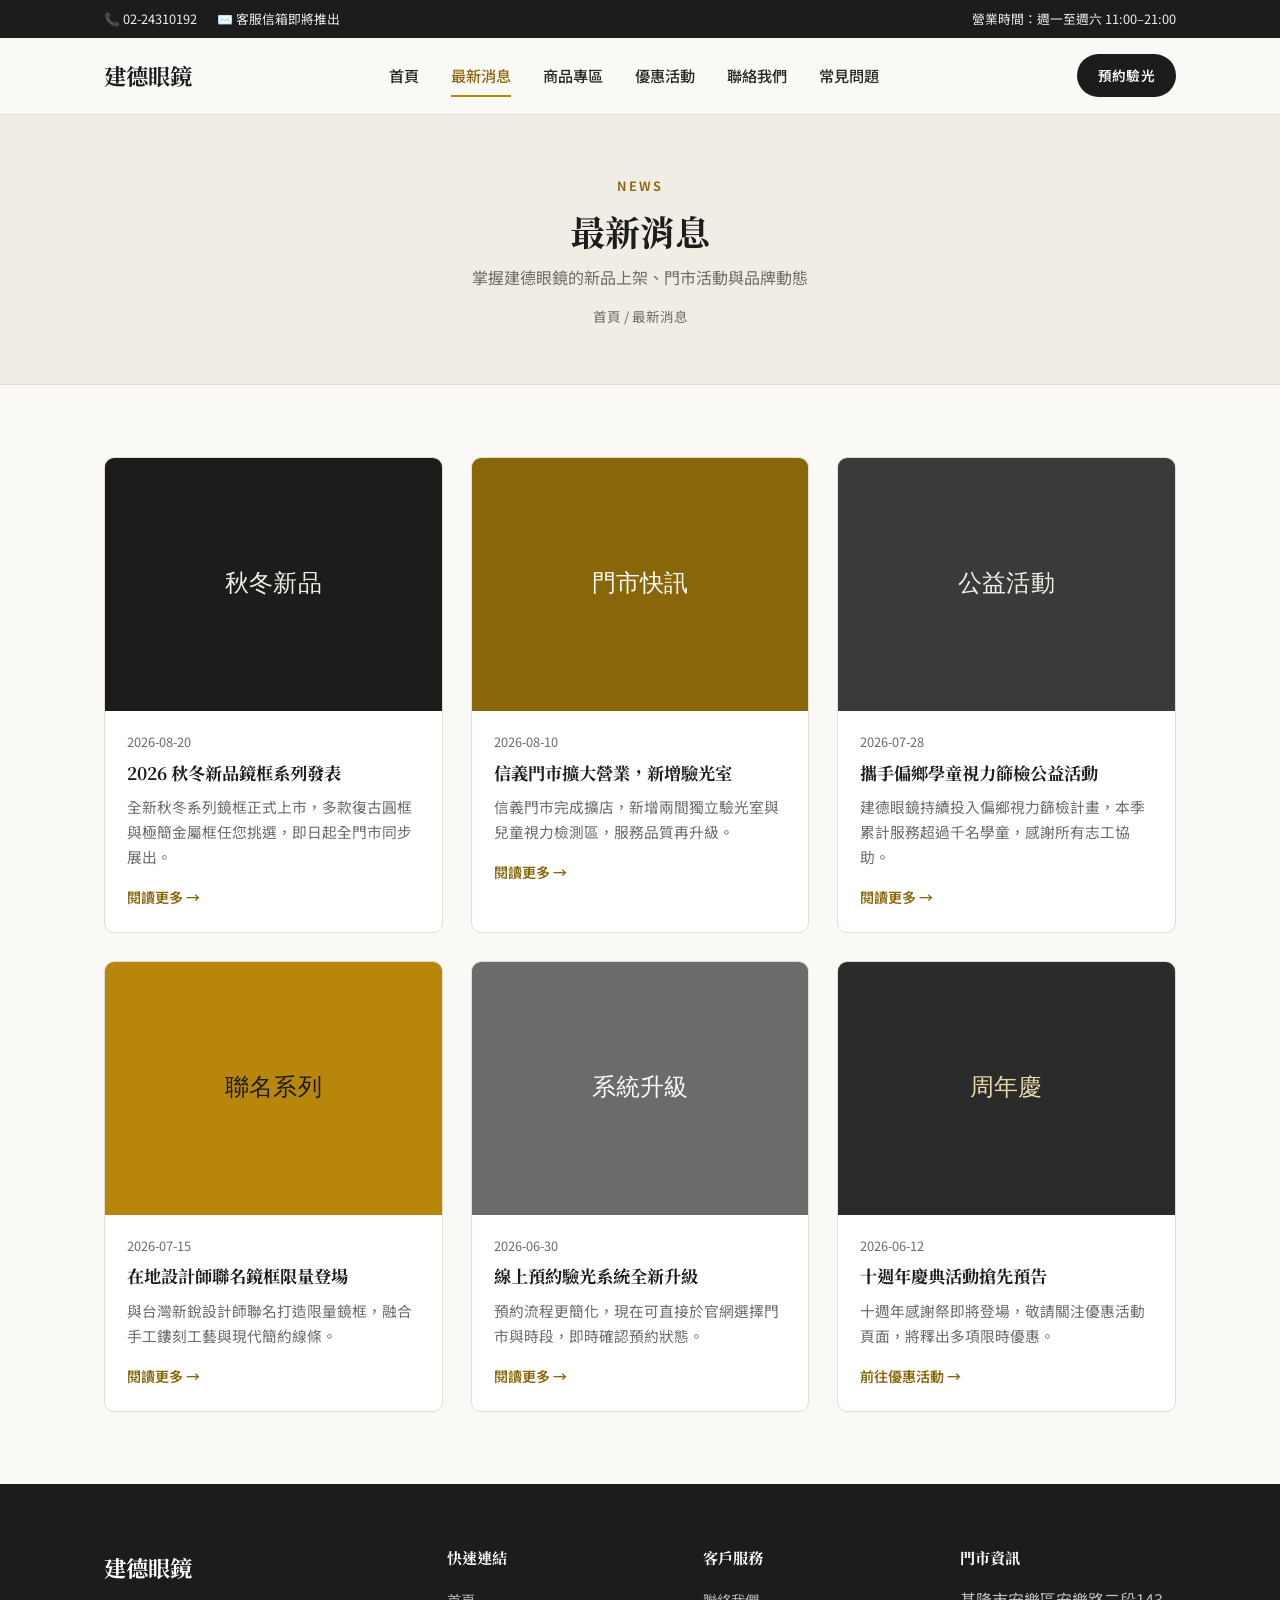
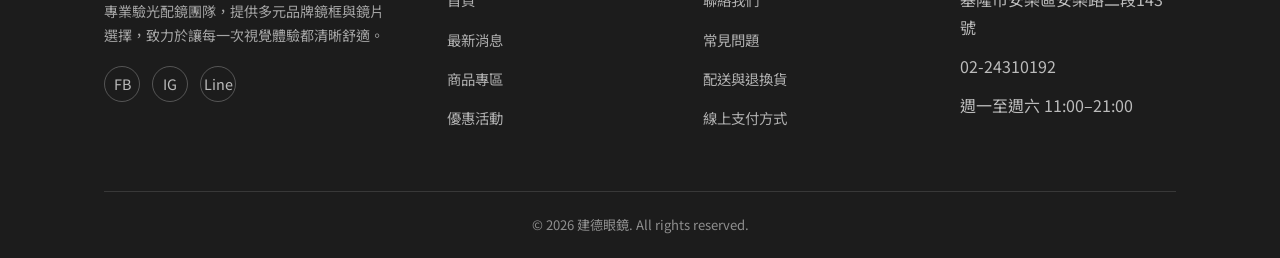
<file: news.html>
<!DOCTYPE html>
<html lang="zh-Hant">
<head>
<meta charset="UTF-8">
<meta name="viewport" content="width=device-width, initial-scale=1.0">
<title>最新消息｜建德眼鏡</title>
<meta name="description" content="建德眼鏡最新消息，包含新品上架、門市活動與品牌動態。">
<link rel="preconnect" href="https://fonts.googleapis.com">
<link rel="preconnect" href="https://fonts.gstatic.com" crossorigin>
<link href="https://fonts.googleapis.com/css2?family=Noto+Sans+TC:wght@400;500;600;700&family=Noto+Serif+TC:wght@600;700&display=swap" rel="stylesheet">
<link rel="stylesheet" href="css/style.css">
</head>
<body>

<header class="site-header">
  <div class="topbar">
    <div class="container">
      <div class="topbar-info">
        <span>📞 02-24310192</span>
        <span>✉️ 客服信箱即將推出</span>
      </div>
      <div class="topbar-info">
        <span>營業時間：週一至週六 11:00–21:00</span>
      </div>
    </div>
  </div>
  <div class="container">
    <nav class="nav">
      <a href="index.html" class="brand">
        <span class="brand-zh">建德眼鏡</span>
      </a>
      <div class="nav-links" id="nav-links">
        <a href="index.html">首頁</a>
        <a href="news.html">最新消息</a>
        <a href="products.html">商品專區</a>
        <a href="promotions.html">優惠活動</a>
        <a href="contact.html">聯絡我們</a>
        <a href="faq.html">常見問題</a>
      </div>
      <div class="nav-actions">
        <a href="contact.html" class="btn btn-primary btn-sm">預約驗光</a>
        <button class="nav-toggle" aria-label="開啟選單" aria-expanded="false">
          <span></span><span></span><span></span>
        </button>
      </div>
    </nav>
  </div>
</header>

<div class="page-header">
  <div class="container">
    <span class="eyebrow">News</span>
    <h1>最新消息</h1>
    <p>掌握建德眼鏡的新品上架、門市活動與品牌動態</p>
    <div class="breadcrumb"><a href="index.html">首頁</a> / 最新消息</div>
  </div>
</div>

<section class="section">
  <div class="container">
    <div class="grid grid-3">

      <div class="card news-card">
        <img class="card-img" src="images/placeholders/news-1.svg" alt="2026 秋冬新品鏡框系列發表會現場照片">
        <div class="card-body">
          <div class="news-date">2026-08-20</div>
          <h3 class="news-title">2026 秋冬新品鏡框系列發表</h3>
          <p class="news-excerpt">全新秋冬系列鏡框正式上市，多款復古圓框與極簡金屬框任您挑選，即日起全門市同步展出。</p>
          <a href="#" class="news-link">閱讀更多 →</a>
        </div>
      </div>

      <div class="card news-card">
        <img class="card-img" src="images/placeholders/news-2.svg" alt="信義門市擴店裝潢完工照片">
        <div class="card-body">
          <div class="news-date">2026-08-10</div>
          <h3 class="news-title">信義門市擴大營業，新增驗光室</h3>
          <p class="news-excerpt">信義門市完成擴店，新增兩間獨立驗光室與兒童視力檢測區，服務品質再升級。</p>
          <a href="#" class="news-link">閱讀更多 →</a>
        </div>
      </div>

      <div class="card news-card">
        <img class="card-img" src="images/placeholders/news-3.svg" alt="偏鄉學童視力篩檢公益活動照片">
        <div class="card-body">
          <div class="news-date">2026-07-28</div>
          <h3 class="news-title">攜手偏鄉學童視力篩檢公益活動</h3>
          <p class="news-excerpt">建德眼鏡持續投入偏鄉視力篩檢計畫，本季累計服務超過千名學童，感謝所有志工協助。</p>
          <a href="#" class="news-link">閱讀更多 →</a>
        </div>
      </div>

      <div class="card news-card">
        <img class="card-img" src="images/placeholders/news-4.svg" alt="設計師聯名鏡框系列照片">
        <div class="card-body">
          <div class="news-date">2026-07-15</div>
          <h3 class="news-title">在地設計師聯名鏡框限量登場</h3>
          <p class="news-excerpt">與台灣新銳設計師聯名打造限量鏡框，融合手工鏤刻工藝與現代簡約線條。</p>
          <a href="#" class="news-link">閱讀更多 →</a>
        </div>
      </div>

      <div class="card news-card">
        <img class="card-img" src="images/placeholders/news-5.svg" alt="線上預約系統升級公告圖片">
        <div class="card-body">
          <div class="news-date">2026-06-30</div>
          <h3 class="news-title">線上預約驗光系統全新升級</h3>
          <p class="news-excerpt">預約流程更簡化，現在可直接於官網選擇門市與時段，即時確認預約狀態。</p>
          <a href="#" class="news-link">閱讀更多 →</a>
        </div>
      </div>

      <div class="card news-card">
        <img class="card-img" src="images/placeholders/news-6.svg" alt="周年慶活動宣傳圖片">
        <div class="card-body">
          <div class="news-date">2026-06-12</div>
          <h3 class="news-title">十週年慶典活動搶先預告</h3>
          <p class="news-excerpt">十週年感謝祭即將登場，敬請關注優惠活動頁面，將釋出多項限時優惠。</p>
          <a href="promotions.html" class="news-link">前往優惠活動 →</a>
        </div>
      </div>

    </div>
  </div>
</section>

<footer class="site-footer">
  <div class="container">
    <div class="footer-grid">
      <div class="footer-brand">
        <span class="brand-zh">建德眼鏡</span>
        <p>專業驗光配鏡團隊，提供多元品牌鏡框與鏡片選擇，致力於讓每一次視覺體驗都清晰舒適。</p>
        <div class="footer-social">
          <a href="#" aria-label="Facebook">FB</a>
          <a href="#" aria-label="Instagram">IG</a>
          <a href="#" aria-label="Line">Line</a>
        </div>
      </div>
      <div class="footer-col">
        <h4>快速連結</h4>
        <ul>
          <li><a href="index.html">首頁</a></li>
          <li><a href="news.html">最新消息</a></li>
          <li><a href="products.html">商品專區</a></li>
          <li><a href="promotions.html">優惠活動</a></li>
        </ul>
      </div>
      <div class="footer-col">
        <h4>客戶服務</h4>
        <ul>
          <li><a href="contact.html">聯絡我們</a></li>
          <li><a href="faq.html">常見問題</a></li>
          <li><a href="faq.html#shipping">配送與退換貨</a></li>
          <li><a href="faq.html#payment">線上支付方式</a></li>
        </ul>
      </div>
      <div class="footer-col">
        <h4>門市資訊</h4>
        <ul>
          <li>基隆市安樂區安樂路二段143號</li>
          <li>02-24310192</li>
          <li>週一至週六 11:00–21:00</li>
        </ul>
      </div>
    </div>
    <div class="footer-bottom">
      &copy; 2026 建德眼鏡. All rights reserved.
    </div>
  </div>
</footer>

<script src="js/main.js"></script>
</body>
</html>
</file>
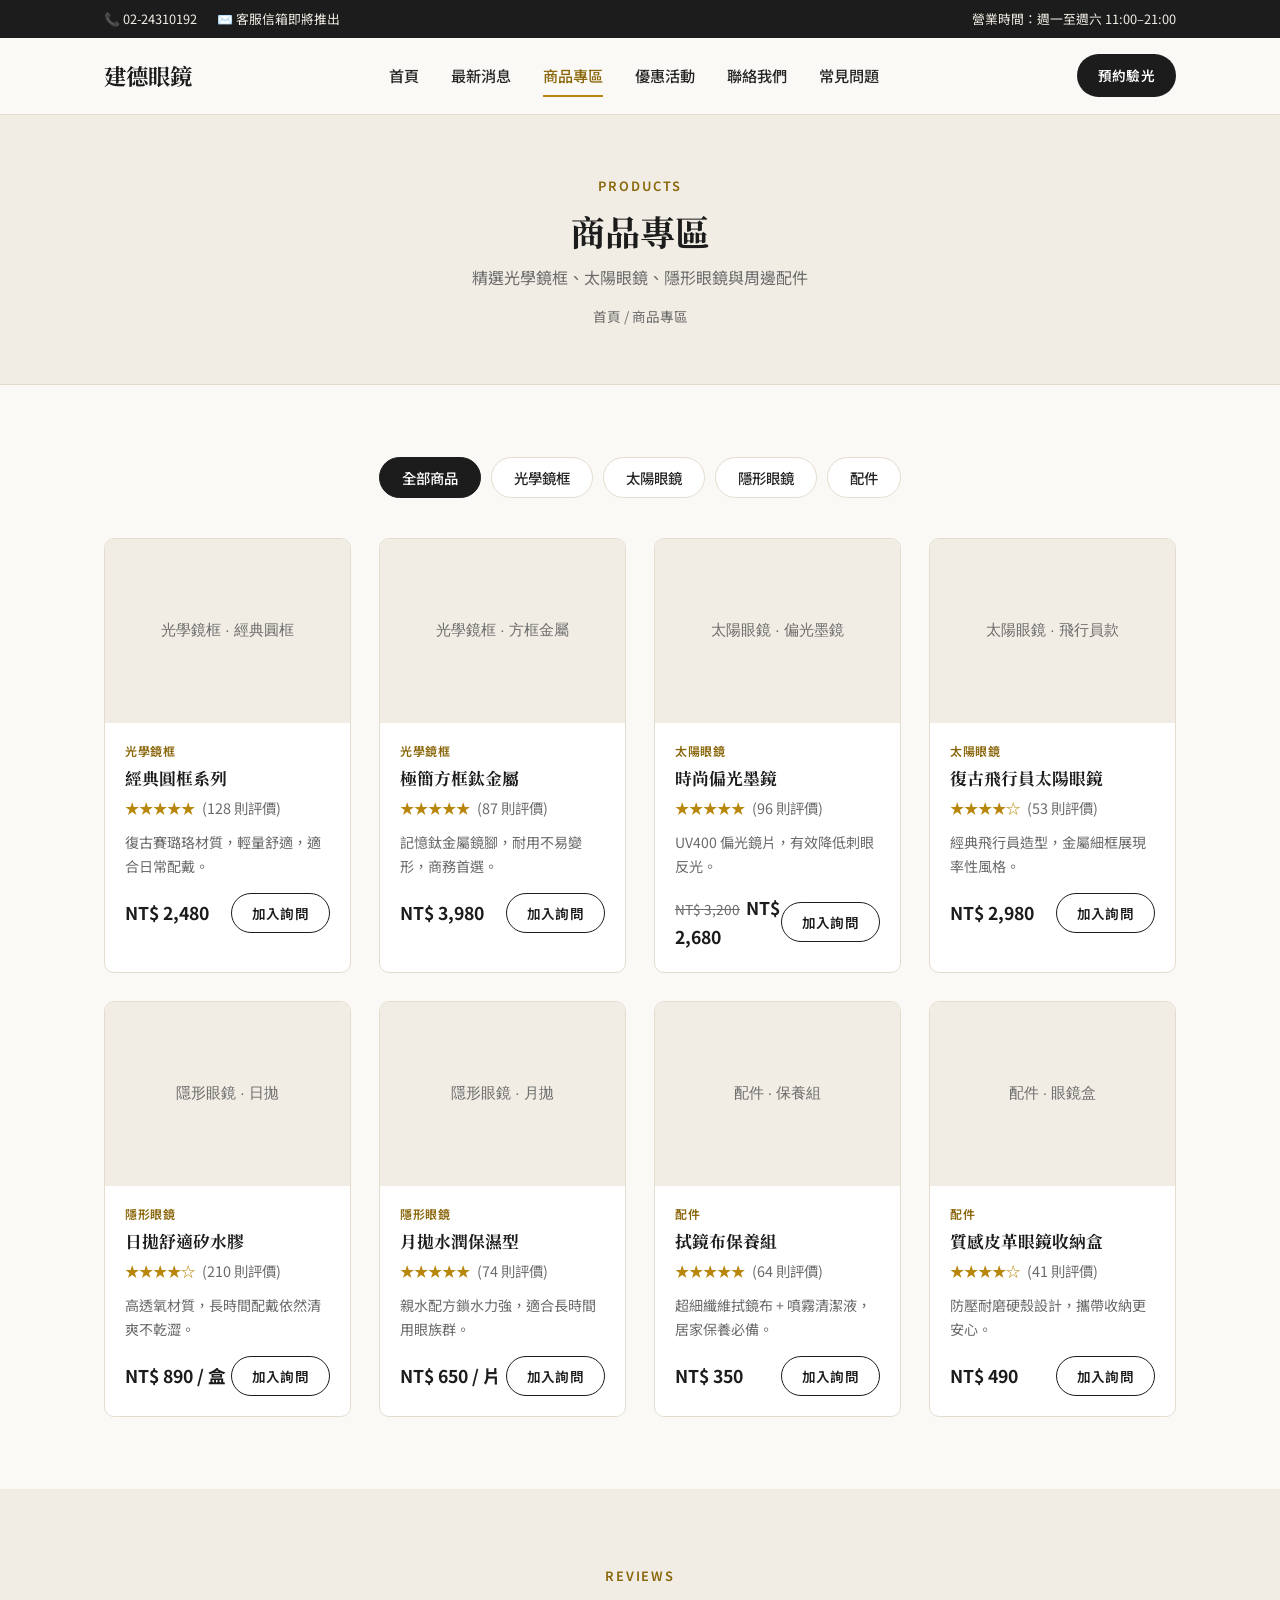
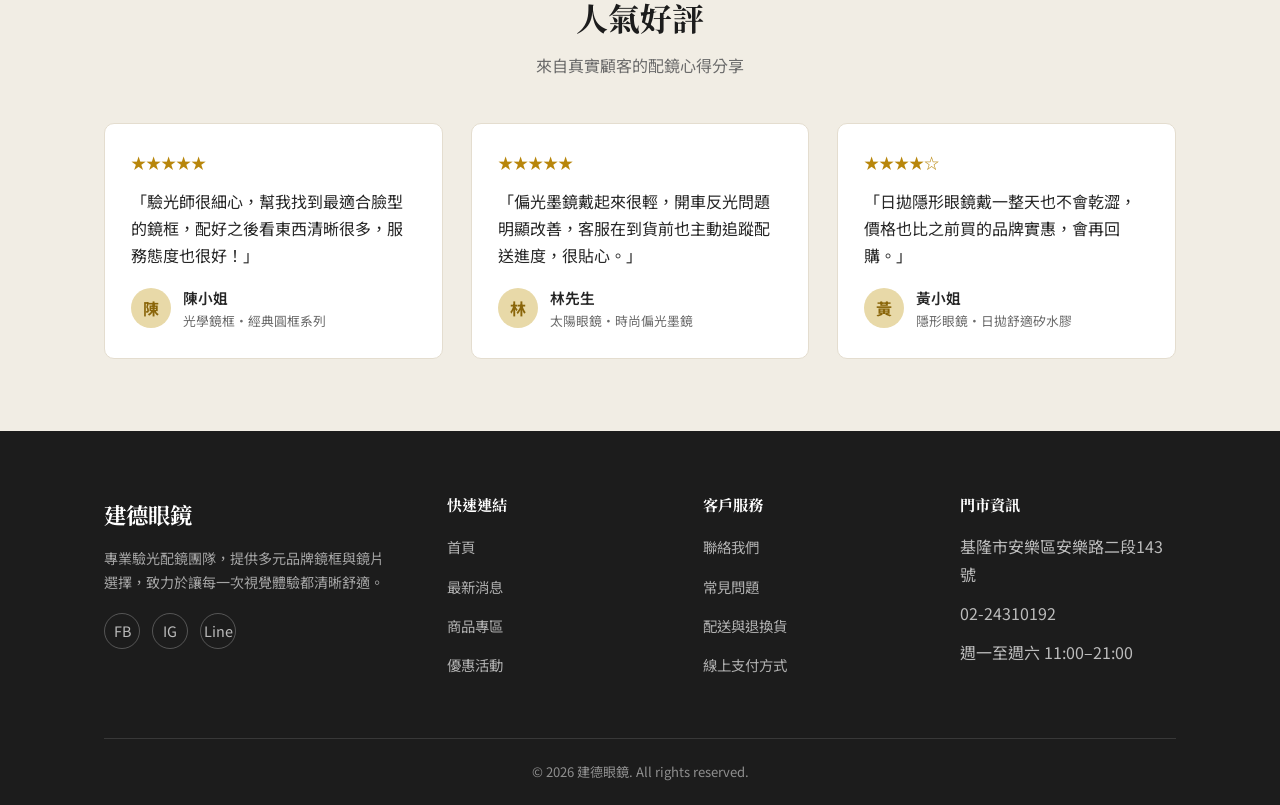
<file: products.html>
<!DOCTYPE html>
<html lang="zh-Hant">
<head>
<meta charset="UTF-8">
<meta name="viewport" content="width=device-width, initial-scale=1.0">
<title>商品專區｜建德眼鏡</title>
<meta name="description" content="建德眼鏡商品專區：光學鏡框、太陽眼鏡、隱形眼鏡與配件，附產品介紹與人氣好評。">
<link rel="preconnect" href="https://fonts.googleapis.com">
<link rel="preconnect" href="https://fonts.gstatic.com" crossorigin>
<link href="https://fonts.googleapis.com/css2?family=Noto+Sans+TC:wght@400;500;600;700&family=Noto+Serif+TC:wght@600;700&display=swap" rel="stylesheet">
<link rel="stylesheet" href="css/style.css">
</head>
<body>

<header class="site-header">
  <div class="topbar">
    <div class="container">
      <div class="topbar-info">
        <span>📞 02-24310192</span>
        <span>✉️ 客服信箱即將推出</span>
      </div>
      <div class="topbar-info">
        <span>營業時間：週一至週六 11:00–21:00</span>
      </div>
    </div>
  </div>
  <div class="container">
    <nav class="nav">
      <a href="index.html" class="brand">
        <span class="brand-zh">建德眼鏡</span>
      </a>
      <div class="nav-links" id="nav-links">
        <a href="index.html">首頁</a>
        <a href="news.html">最新消息</a>
        <a href="products.html">商品專區</a>
        <a href="promotions.html">優惠活動</a>
        <a href="contact.html">聯絡我們</a>
        <a href="faq.html">常見問題</a>
      </div>
      <div class="nav-actions">
        <a href="contact.html" class="btn btn-primary btn-sm">預約驗光</a>
        <button class="nav-toggle" aria-label="開啟選單" aria-expanded="false">
          <span></span><span></span><span></span>
        </button>
      </div>
    </nav>
  </div>
</header>

<div class="page-header">
  <div class="container">
    <span class="eyebrow">Products</span>
    <h1>商品專區</h1>
    <p>精選光學鏡框、太陽眼鏡、隱形眼鏡與周邊配件</p>
    <div class="breadcrumb"><a href="index.html">首頁</a> / 商品專區</div>
  </div>
</div>

<section class="section">
  <div class="container">

    <div class="filter-tabs">
      <button class="filter-tab active" data-filter="all">全部商品</button>
      <button class="filter-tab" data-filter="optical">光學鏡框</button>
      <button class="filter-tab" data-filter="sunglasses">太陽眼鏡</button>
      <button class="filter-tab" data-filter="contact">隱形眼鏡</button>
      <button class="filter-tab" data-filter="accessory">配件</button>
    </div>

    <div class="grid grid-4">

      <div class="card product-card" data-category="optical">
        <img class="card-img" src="images/placeholders/product-optical-1.svg" alt="經典圓框光學鏡框商品照片">
        <div class="card-body">
          <div class="product-category">光學鏡框</div>
          <h3 class="product-name">經典圓框系列</h3>
          <div class="product-rating">★★★★★ <span>(128 則評價)</span></div>
          <p style="font-size:0.88rem;color:var(--color-text-light)">復古賽璐珞材質，輕量舒適，適合日常配戴。</p>
          <div class="product-footer">
            <span class="product-price">NT$ 2,480</span>
            <button class="btn btn-outline btn-sm">加入詢問</button>
          </div>
        </div>
      </div>

      <div class="card product-card" data-category="optical">
        <img class="card-img" src="images/placeholders/product-optical-2.svg" alt="方框金屬光學鏡框商品照片">
        <div class="card-body">
          <div class="product-category">光學鏡框</div>
          <h3 class="product-name">極簡方框鈦金屬</h3>
          <div class="product-rating">★★★★★ <span>(87 則評價)</span></div>
          <p style="font-size:0.88rem;color:var(--color-text-light)">記憶鈦金屬鏡腳，耐用不易變形，商務首選。</p>
          <div class="product-footer">
            <span class="product-price">NT$ 3,980</span>
            <button class="btn btn-outline btn-sm">加入詢問</button>
          </div>
        </div>
      </div>

      <div class="card product-card" data-category="sunglasses">
        <img class="card-img" src="images/placeholders/product-sun-1.svg" alt="時尚偏光墨鏡商品照片">
        <div class="card-body">
          <div class="product-category">太陽眼鏡</div>
          <h3 class="product-name">時尚偏光墨鏡</h3>
          <div class="product-rating">★★★★★ <span>(96 則評價)</span></div>
          <p style="font-size:0.88rem;color:var(--color-text-light)">UV400 偏光鏡片，有效降低刺眼反光。</p>
          <div class="product-footer">
            <span class="product-price"><span class="old-price">NT$ 3,200</span>NT$ 2,680</span>
            <button class="btn btn-outline btn-sm">加入詢問</button>
          </div>
        </div>
      </div>

      <div class="card product-card" data-category="sunglasses">
        <img class="card-img" src="images/placeholders/product-sun-2.svg" alt="飛行員款太陽眼鏡商品照片">
        <div class="card-body">
          <div class="product-category">太陽眼鏡</div>
          <h3 class="product-name">復古飛行員太陽眼鏡</h3>
          <div class="product-rating">★★★★☆ <span>(53 則評價)</span></div>
          <p style="font-size:0.88rem;color:var(--color-text-light)">經典飛行員造型，金屬細框展現率性風格。</p>
          <div class="product-footer">
            <span class="product-price">NT$ 2,980</span>
            <button class="btn btn-outline btn-sm">加入詢問</button>
          </div>
        </div>
      </div>

      <div class="card product-card" data-category="contact">
        <img class="card-img" src="images/placeholders/product-contact-1.svg" alt="日拋舒適矽水膠隱形眼鏡商品照片">
        <div class="card-body">
          <div class="product-category">隱形眼鏡</div>
          <h3 class="product-name">日拋舒適矽水膠</h3>
          <div class="product-rating">★★★★☆ <span>(210 則評價)</span></div>
          <p style="font-size:0.88rem;color:var(--color-text-light)">高透氧材質，長時間配戴依然清爽不乾澀。</p>
          <div class="product-footer">
            <span class="product-price">NT$ 890 / 盒</span>
            <button class="btn btn-outline btn-sm">加入詢問</button>
          </div>
        </div>
      </div>

      <div class="card product-card" data-category="contact">
        <img class="card-img" src="images/placeholders/product-contact-2.svg" alt="月拋水潤型隱形眼鏡商品照片">
        <div class="card-body">
          <div class="product-category">隱形眼鏡</div>
          <h3 class="product-name">月拋水潤保濕型</h3>
          <div class="product-rating">★★★★★ <span>(74 則評價)</span></div>
          <p style="font-size:0.88rem;color:var(--color-text-light)">親水配方鎖水力強，適合長時間用眼族群。</p>
          <div class="product-footer">
            <span class="product-price">NT$ 650 / 片</span>
            <button class="btn btn-outline btn-sm">加入詢問</button>
          </div>
        </div>
      </div>

      <div class="card product-card" data-category="accessory">
        <img class="card-img" src="images/placeholders/product-accessory-1.svg" alt="拭鏡布保養組商品照片">
        <div class="card-body">
          <div class="product-category">配件</div>
          <h3 class="product-name">拭鏡布保養組</h3>
          <div class="product-rating">★★★★★ <span>(64 則評價)</span></div>
          <p style="font-size:0.88rem;color:var(--color-text-light)">超細纖維拭鏡布 + 噴霧清潔液，居家保養必備。</p>
          <div class="product-footer">
            <span class="product-price">NT$ 350</span>
            <button class="btn btn-outline btn-sm">加入詢問</button>
          </div>
        </div>
      </div>

      <div class="card product-card" data-category="accessory">
        <img class="card-img" src="images/placeholders/product-accessory-2.svg" alt="質感眼鏡收納盒商品照片">
        <div class="card-body">
          <div class="product-category">配件</div>
          <h3 class="product-name">質感皮革眼鏡收納盒</h3>
          <div class="product-rating">★★★★☆ <span>(41 則評價)</span></div>
          <p style="font-size:0.88rem;color:var(--color-text-light)">防壓耐磨硬殼設計，攜帶收納更安心。</p>
          <div class="product-footer">
            <span class="product-price">NT$ 490</span>
            <button class="btn btn-outline btn-sm">加入詢問</button>
          </div>
        </div>
      </div>

    </div>
  </div>
</section>

<section class="section section-alt">
  <div class="container">
    <div class="section-header">
      <span class="eyebrow">Reviews</span>
      <h2>人氣好評</h2>
      <p>來自真實顧客的配鏡心得分享</p>
    </div>
    <div class="grid grid-3">

      <div class="review-card">
        <div class="review-stars">★★★★★</div>
        <p class="review-text">「驗光師很細心，幫我找到最適合臉型的鏡框，配好之後看東西清晰很多，服務態度也很好！」</p>
        <div class="review-author">
          <div class="review-avatar">陳</div>
          <div>
            <div class="review-author-name">陳小姐</div>
            <div class="review-author-meta">光學鏡框・經典圓框系列</div>
          </div>
        </div>
      </div>

      <div class="review-card">
        <div class="review-stars">★★★★★</div>
        <p class="review-text">「偏光墨鏡戴起來很輕，開車反光問題明顯改善，客服在到貨前也主動追蹤配送進度，很貼心。」</p>
        <div class="review-author">
          <div class="review-avatar">林</div>
          <div>
            <div class="review-author-name">林先生</div>
            <div class="review-author-meta">太陽眼鏡・時尚偏光墨鏡</div>
          </div>
        </div>
      </div>

      <div class="review-card">
        <div class="review-stars">★★★★☆</div>
        <p class="review-text">「日拋隱形眼鏡戴一整天也不會乾澀，價格也比之前買的品牌實惠，會再回購。」</p>
        <div class="review-author">
          <div class="review-avatar">黃</div>
          <div>
            <div class="review-author-name">黃小姐</div>
            <div class="review-author-meta">隱形眼鏡・日拋舒適矽水膠</div>
          </div>
        </div>
      </div>

    </div>
  </div>
</section>

<footer class="site-footer">
  <div class="container">
    <div class="footer-grid">
      <div class="footer-brand">
        <span class="brand-zh">建德眼鏡</span>
        <p>專業驗光配鏡團隊，提供多元品牌鏡框與鏡片選擇，致力於讓每一次視覺體驗都清晰舒適。</p>
        <div class="footer-social">
          <a href="#" aria-label="Facebook">FB</a>
          <a href="#" aria-label="Instagram">IG</a>
          <a href="#" aria-label="Line">Line</a>
        </div>
      </div>
      <div class="footer-col">
        <h4>快速連結</h4>
        <ul>
          <li><a href="index.html">首頁</a></li>
          <li><a href="news.html">最新消息</a></li>
          <li><a href="products.html">商品專區</a></li>
          <li><a href="promotions.html">優惠活動</a></li>
        </ul>
      </div>
      <div class="footer-col">
        <h4>客戶服務</h4>
        <ul>
          <li><a href="contact.html">聯絡我們</a></li>
          <li><a href="faq.html">常見問題</a></li>
          <li><a href="faq.html#shipping">配送與退換貨</a></li>
          <li><a href="faq.html#payment">線上支付方式</a></li>
        </ul>
      </div>
      <div class="footer-col">
        <h4>門市資訊</h4>
        <ul>
          <li>基隆市安樂區安樂路二段143號</li>
          <li>02-24310192</li>
          <li>週一至週六 11:00–21:00</li>
        </ul>
      </div>
    </div>
    <div class="footer-bottom">
      &copy; 2026 建德眼鏡. All rights reserved.
    </div>
  </div>
</footer>

<script src="js/main.js"></script>
</body>
</html>
</file>
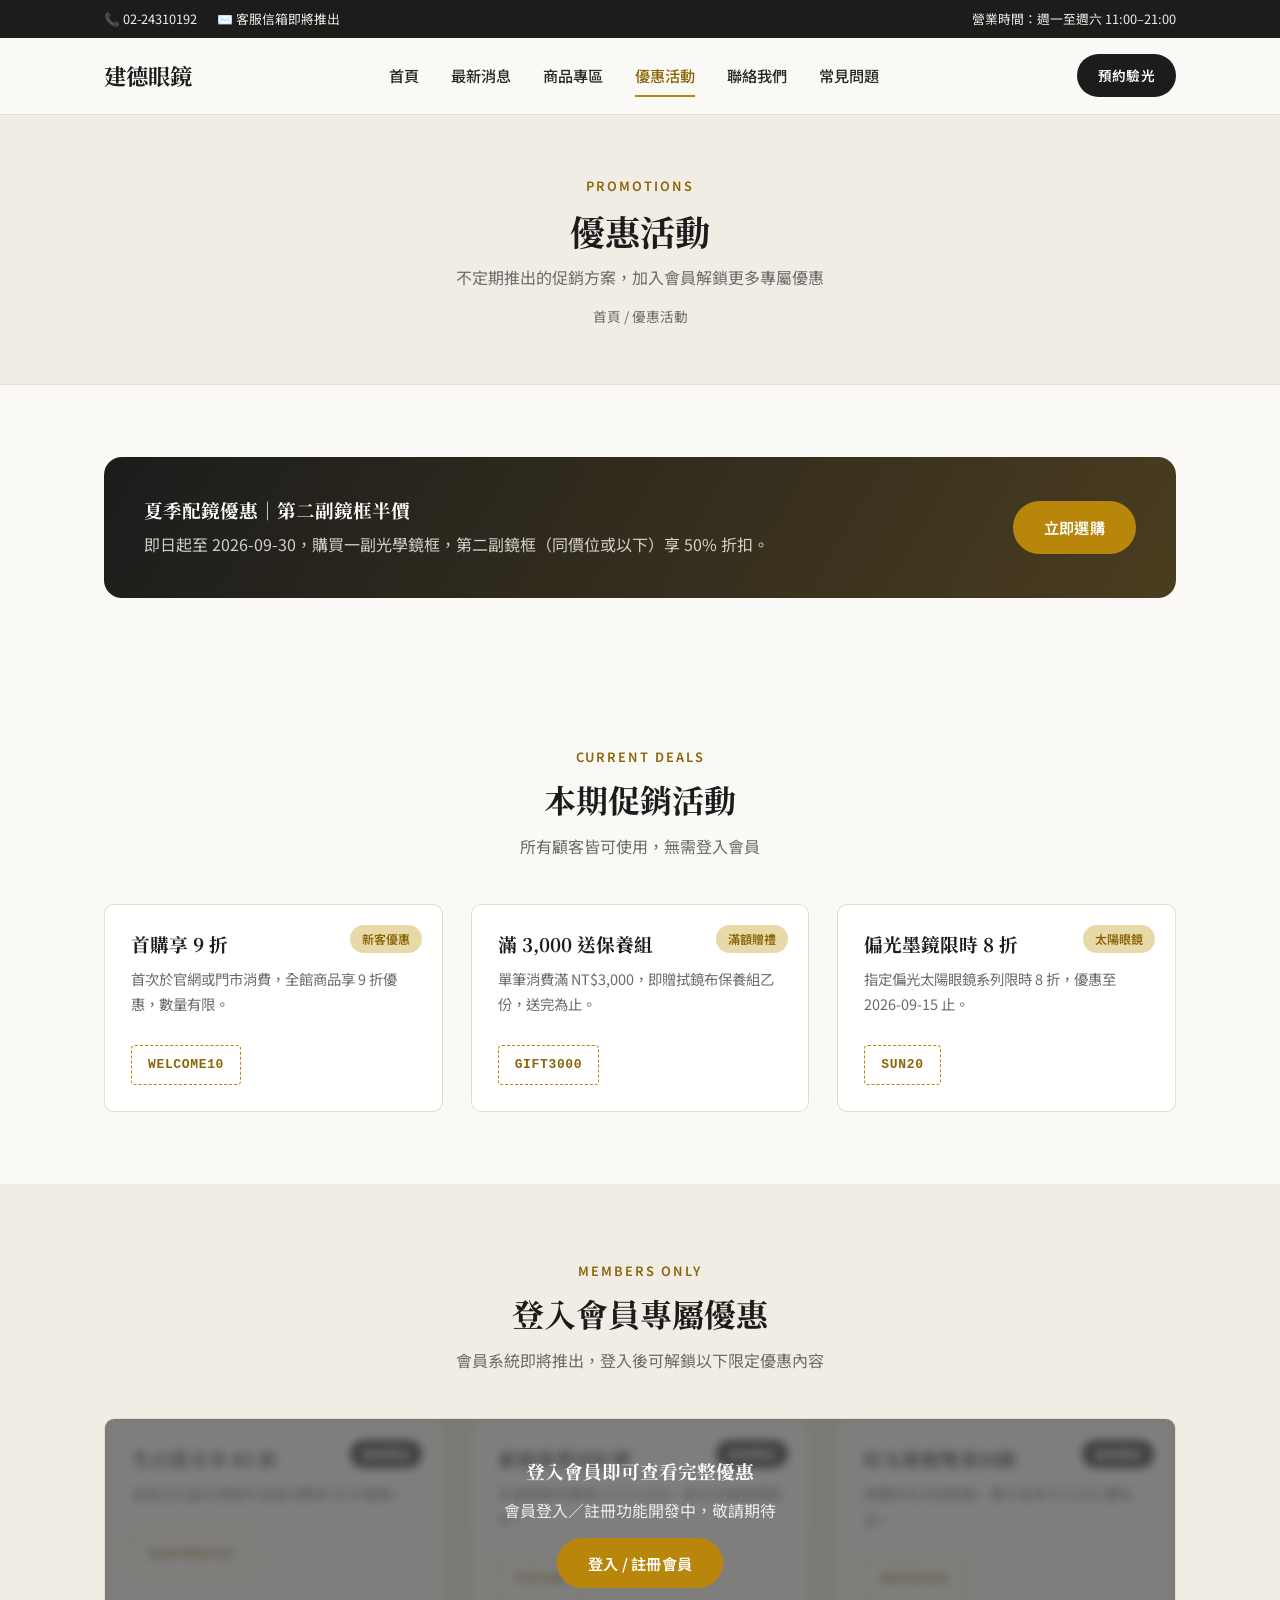
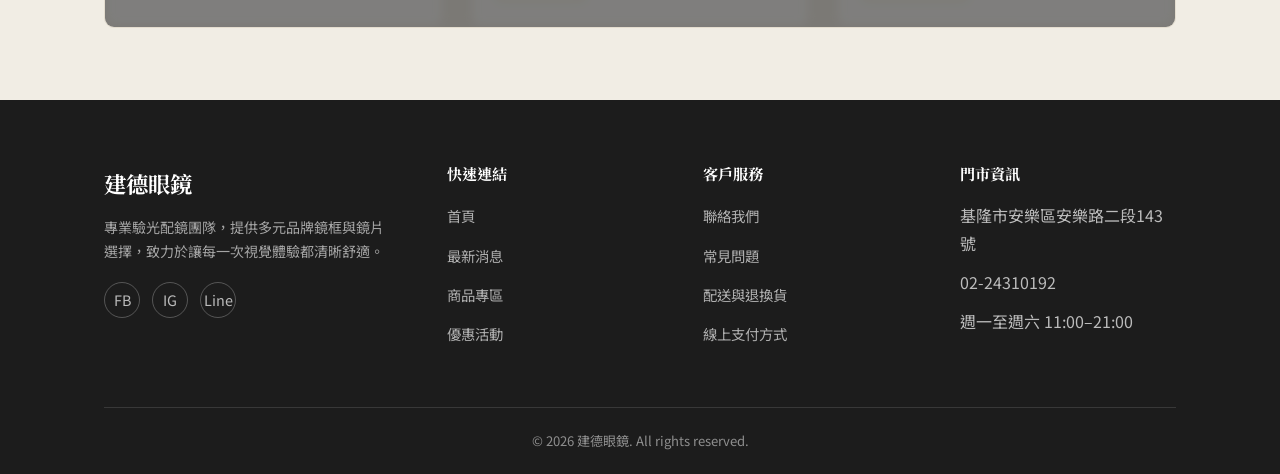
<file: promotions.html>
<!DOCTYPE html>
<html lang="zh-Hant">
<head>
<meta charset="UTF-8">
<meta name="viewport" content="width=device-width, initial-scale=1.0">
<title>優惠活動｜建德眼鏡</title>
<meta name="description" content="建德眼鏡優惠活動與促銷方案，加入會員享更多專屬優惠。">
<link rel="preconnect" href="https://fonts.googleapis.com">
<link rel="preconnect" href="https://fonts.gstatic.com" crossorigin>
<link href="https://fonts.googleapis.com/css2?family=Noto+Sans+TC:wght@400;500;600;700&family=Noto+Serif+TC:wght@600;700&display=swap" rel="stylesheet">
<link rel="stylesheet" href="css/style.css">
</head>
<body>

<header class="site-header">
  <div class="topbar">
    <div class="container">
      <div class="topbar-info">
        <span>📞 02-24310192</span>
        <span>✉️ 客服信箱即將推出</span>
      </div>
      <div class="topbar-info">
        <span>營業時間：週一至週六 11:00–21:00</span>
      </div>
    </div>
  </div>
  <div class="container">
    <nav class="nav">
      <a href="index.html" class="brand">
        <span class="brand-zh">建德眼鏡</span>
      </a>
      <div class="nav-links" id="nav-links">
        <a href="index.html">首頁</a>
        <a href="news.html">最新消息</a>
        <a href="products.html">商品專區</a>
        <a href="promotions.html">優惠活動</a>
        <a href="contact.html">聯絡我們</a>
        <a href="faq.html">常見問題</a>
      </div>
      <div class="nav-actions">
        <a href="contact.html" class="btn btn-primary btn-sm">預約驗光</a>
        <button class="nav-toggle" aria-label="開啟選單" aria-expanded="false">
          <span></span><span></span><span></span>
        </button>
      </div>
    </nav>
  </div>
</header>

<div class="page-header">
  <div class="container">
    <span class="eyebrow">Promotions</span>
    <h1>優惠活動</h1>
    <p>不定期推出的促銷方案，加入會員解鎖更多專屬優惠</p>
    <div class="breadcrumb"><a href="index.html">首頁</a> / 優惠活動</div>
  </div>
</div>

<section class="section">
  <div class="container">
    <div class="promo-banner">
      <div>
        <h3>夏季配鏡優惠｜第二副鏡框半價</h3>
        <p>即日起至 2026-09-30，購買一副光學鏡框，第二副鏡框（同價位或以下）享 50% 折扣。</p>
      </div>
      <a href="products.html" class="btn btn-accent">立即選購</a>
    </div>
  </div>
</section>

<section class="section">
  <div class="container">
    <div class="section-header">
      <span class="eyebrow">Current Deals</span>
      <h2>本期促銷活動</h2>
      <p>所有顧客皆可使用，無需登入會員</p>
    </div>
    <div class="grid grid-3">

      <div class="promo-card">
        <span class="badge">新客優惠</span>
        <h3>首購享 9 折</h3>
        <p style="color:var(--color-text-light);font-size:0.9rem">首次於官網或門市消費，全館商品享 9 折優惠，數量有限。</p>
        <span class="promo-code">WELCOME10</span>
      </div>

      <div class="promo-card">
        <span class="badge">滿額贈禮</span>
        <h3>滿 3,000 送保養組</h3>
        <p style="color:var(--color-text-light);font-size:0.9rem">單筆消費滿 NT$3,000，即贈拭鏡布保養組乙份，送完為止。</p>
        <span class="promo-code">GIFT3000</span>
      </div>

      <div class="promo-card">
        <span class="badge">太陽眼鏡</span>
        <h3>偏光墨鏡限時 8 折</h3>
        <p style="color:var(--color-text-light);font-size:0.9rem">指定偏光太陽眼鏡系列限時 8 折，優惠至 2026-09-15 止。</p>
        <span class="promo-code">SUN20</span>
      </div>

    </div>
  </div>
</section>

<section class="section section-alt">
  <div class="container">
    <div class="section-header">
      <span class="eyebrow">Members Only</span>
      <h2>登入會員專屬優惠</h2>
      <p>會員系統即將推出，登入後可解鎖以下限定優惠內容</p>
    </div>

    <div class="member-gate">
      <div class="member-gate-content">
        <div class="grid grid-3">
          <div class="promo-card">
            <span class="badge badge-dark">會員限定</span>
            <h3>生日當月享 85 折</h3>
            <p style="color:var(--color-text-light);font-size:0.9rem">會員生日當月憑證件全館消費享 85 折優惠。</p>
            <span class="promo-code">BIRTHDAY15</span>
          </div>
          <div class="promo-card">
            <span class="badge badge-dark">會員限定</span>
            <h3>累積消費送好禮</h3>
            <p style="color:var(--color-text-light);font-size:0.9rem">年度累積消費達 NT$10,000，即可兌換精選配件。</p>
            <span class="promo-code">VIP10K</span>
          </div>
          <div class="promo-card">
            <span class="badge badge-dark">會員限定</span>
            <h3>好友推薦雙重回饋</h3>
            <p style="color:var(--color-text-light);font-size:0.9rem">推薦好友完成配鏡，雙方各得 NT$300 購物金。</p>
            <span class="promo-code">REFER300</span>
          </div>
        </div>
      </div>
      <div class="member-gate-overlay">
        <h3 style="color:#fff;margin-bottom:0">登入會員即可查看完整優惠</h3>
        <p>會員登入／註冊功能開發中，敬請期待</p>
        <button class="btn btn-accent" data-member-gate>登入 / 註冊會員</button>
      </div>
    </div>
  </div>
</section>

<footer class="site-footer">
  <div class="container">
    <div class="footer-grid">
      <div class="footer-brand">
        <span class="brand-zh">建德眼鏡</span>
        <p>專業驗光配鏡團隊，提供多元品牌鏡框與鏡片選擇，致力於讓每一次視覺體驗都清晰舒適。</p>
        <div class="footer-social">
          <a href="#" aria-label="Facebook">FB</a>
          <a href="#" aria-label="Instagram">IG</a>
          <a href="#" aria-label="Line">Line</a>
        </div>
      </div>
      <div class="footer-col">
        <h4>快速連結</h4>
        <ul>
          <li><a href="index.html">首頁</a></li>
          <li><a href="news.html">最新消息</a></li>
          <li><a href="products.html">商品專區</a></li>
          <li><a href="promotions.html">優惠活動</a></li>
        </ul>
      </div>
      <div class="footer-col">
        <h4>客戶服務</h4>
        <ul>
          <li><a href="contact.html">聯絡我們</a></li>
          <li><a href="faq.html">常見問題</a></li>
          <li><a href="faq.html#shipping">配送與退換貨</a></li>
          <li><a href="faq.html#payment">線上支付方式</a></li>
        </ul>
      </div>
      <div class="footer-col">
        <h4>門市資訊</h4>
        <ul>
          <li>基隆市安樂區安樂路二段143號</li>
          <li>02-24310192</li>
          <li>週一至週六 11:00–21:00</li>
        </ul>
      </div>
    </div>
    <div class="footer-bottom">
      &copy; 2026 建德眼鏡. All rights reserved.
    </div>
  </div>
</footer>

<script src="js/main.js"></script>
</body>
</html>
</file>
<file: css/style.css>
/* ==========================================================
   明視眼鏡 MingShi Optical — 全站共用樣式
   ========================================================== */

:root {
  --color-bg: #faf9f6;
  --color-bg-alt: #f1ede4;
  --color-surface: #ffffff;
  --color-text: #262626;
  --color-text-light: #6b6b6b;
  --color-border: #e4ddcf;

  --color-primary: #1c1c1c;
  --color-primary-light: #3a3a3a;
  --color-accent: #b8860b;
  --color-accent-light: #e8d9a8;
  --color-accent-dark: #8a660a;

  --color-success: #3f7a4e;
  --color-danger: #b3432b;

  --font-heading: "Noto Serif TC", "PMingLiU", serif;
  --font-body: "Noto Sans TC", "PingFang TC", "Microsoft JhengHei", sans-serif;

  --radius-sm: 4px;
  --radius-md: 10px;
  --radius-lg: 18px;

  --shadow-sm: 0 1px 3px rgba(0, 0, 0, 0.06);
  --shadow-md: 0 6px 20px rgba(0, 0, 0, 0.08);
  --shadow-lg: 0 12px 36px rgba(0, 0, 0, 0.12);

  --container-width: 1120px;
  --header-height: 76px;
}

/* ---------- Reset ---------- */
*,
*::before,
*::after {
  box-sizing: border-box;
}

html {
  scroll-behavior: smooth;
}

body {
  margin: 0;
  font-family: var(--font-body);
  color: var(--color-text);
  background: var(--color-bg);
  line-height: 1.7;
  -webkit-font-smoothing: antialiased;
}

img {
  max-width: 100%;
  display: block;
}

a {
  color: inherit;
  text-decoration: none;
}

ul {
  margin: 0;
  padding: 0;
  list-style: none;
}

h1, h2, h3, h4 {
  font-family: var(--font-heading);
  font-weight: 700;
  line-height: 1.35;
  margin: 0 0 0.6em;
  color: var(--color-primary);
}

p {
  margin: 0 0 1em;
}

button {
  font-family: inherit;
  cursor: pointer;
}

/* ---------- Layout helpers ---------- */
.container {
  width: 100%;
  max-width: var(--container-width);
  margin: 0 auto;
  padding: 0 24px;
}

.section {
  padding: 72px 0;
}

.section-alt {
  background: var(--color-bg-alt);
}

.section-header {
  text-align: center;
  max-width: 640px;
  margin: 0 auto 44px;
}

.section-header .eyebrow {
  display: inline-block;
  font-size: 0.8rem;
  letter-spacing: 0.15em;
  color: var(--color-accent-dark);
  font-weight: 600;
  margin-bottom: 10px;
  text-transform: uppercase;
}

.section-header h2 {
  font-size: 2rem;
  margin-bottom: 12px;
}

.section-header p {
  color: var(--color-text-light);
  margin: 0;
}

.grid {
  display: grid;
  gap: 28px;
}

.grid-2 { grid-template-columns: repeat(2, 1fr); }
.grid-3 { grid-template-columns: repeat(3, 1fr); }
.grid-4 { grid-template-columns: repeat(4, 1fr); }

@media (max-width: 900px) {
  .grid-3, .grid-4 { grid-template-columns: repeat(2, 1fr); }
}

@media (max-width: 600px) {
  .grid-2, .grid-3, .grid-4 { grid-template-columns: 1fr; }
}

/* ---------- Buttons ---------- */
.btn {
  display: inline-flex;
  align-items: center;
  justify-content: center;
  gap: 8px;
  padding: 13px 30px;
  border-radius: 999px;
  border: 1px solid transparent;
  font-size: 0.95rem;
  font-weight: 600;
  letter-spacing: 0.02em;
  transition: transform 0.15s ease, box-shadow 0.15s ease, background 0.15s ease, color 0.15s ease;
  white-space: nowrap;
}

.btn:active {
  transform: translateY(1px);
}

.btn-primary {
  background: var(--color-primary);
  color: #fff;
}

.btn-primary:hover {
  background: var(--color-accent);
  box-shadow: var(--shadow-md);
}

.btn-outline {
  background: transparent;
  border-color: var(--color-primary);
  color: var(--color-primary);
}

.btn-outline:hover {
  background: var(--color-primary);
  color: #fff;
}

.btn-accent {
  background: var(--color-accent);
  color: #fff;
}

.btn-accent:hover {
  background: var(--color-accent-dark);
}

.btn-block {
  width: 100%;
}

.btn-sm {
  padding: 9px 20px;
  font-size: 0.85rem;
}

.btn:disabled,
.btn[aria-disabled="true"] {
  opacity: 0.55;
  cursor: not-allowed;
}

/* ---------- Badge ---------- */
.badge {
  display: inline-block;
  padding: 4px 12px;
  border-radius: 999px;
  font-size: 0.75rem;
  font-weight: 600;
  background: var(--color-accent-light);
  color: var(--color-accent-dark);
}

.badge-dark {
  background: var(--color-primary);
  color: #fff;
}

/* ---------- Card ---------- */
.card {
  background: var(--color-surface);
  border-radius: var(--radius-md);
  border: 1px solid var(--color-border);
  overflow: hidden;
  transition: box-shadow 0.2s ease, transform 0.2s ease;
}

.card:hover {
  box-shadow: var(--shadow-md);
  transform: translateY(-3px);
}

.card-body {
  padding: 22px;
}

.card-img {
  width: 100%;
  aspect-ratio: 4 / 3;
  object-fit: cover;
  background: var(--color-bg-alt);
}

/* ---------- Top bar ---------- */
.topbar {
  background: var(--color-primary);
  color: #f1ede4;
  font-size: 0.8rem;
}

.topbar .container {
  display: flex;
  justify-content: space-between;
  align-items: center;
  padding-top: 8px;
  padding-bottom: 8px;
  gap: 16px;
  flex-wrap: wrap;
}

.topbar a {
  opacity: 0.9;
}

.topbar a:hover {
  opacity: 1;
  color: var(--color-accent-light);
}

.topbar-info {
  display: flex;
  gap: 20px;
  flex-wrap: wrap;
}

/* ---------- Header / Nav ---------- */
.site-header {
  position: sticky;
  top: 0;
  z-index: 100;
  background: rgba(250, 249, 246, 0.92);
  backdrop-filter: saturate(180%) blur(10px);
  border-bottom: 1px solid var(--color-border);
}

.nav {
  display: flex;
  align-items: center;
  justify-content: space-between;
  height: var(--header-height);
}

.brand {
  display: flex;
  flex-direction: column;
  line-height: 1.2;
}

.brand-zh {
  font-family: var(--font-heading);
  font-size: 1.4rem;
  font-weight: 700;
  color: var(--color-primary);
  white-space: nowrap;
}

.brand-en {
  font-size: 0.65rem;
  letter-spacing: 0.15em;
  color: var(--color-accent-dark);
  text-transform: uppercase;
}

.nav-links {
  display: flex;
  align-items: center;
  gap: 32px;
}

.nav-links a {
  font-size: 0.95rem;
  font-weight: 500;
  color: var(--color-text);
  position: relative;
  padding: 6px 0;
}

.nav-links a::after {
  content: "";
  position: absolute;
  left: 0;
  bottom: -2px;
  width: 0;
  height: 2px;
  background: var(--color-accent);
  transition: width 0.2s ease;
}

.nav-links a:hover::after,
.nav-links a.active::after {
  width: 100%;
}

.nav-links a.active {
  color: var(--color-accent-dark);
}

.nav-actions {
  display: flex;
  align-items: center;
  gap: 14px;
}

.nav-toggle {
  display: none;
  flex-direction: column;
  gap: 5px;
  background: none;
  border: none;
  padding: 8px;
}

.nav-toggle span {
  width: 24px;
  height: 2px;
  background: var(--color-primary);
  transition: transform 0.2s ease, opacity 0.2s ease;
}

@media (max-width: 860px) {
  .nav-toggle {
    display: inline-flex;
  }

  .nav-links {
    position: absolute;
    top: var(--header-height);
    left: 0;
    right: 0;
    background: var(--color-surface);
    border-bottom: 1px solid var(--color-border);
    flex-direction: column;
    align-items: flex-start;
    gap: 0;
    max-height: 0;
    overflow: hidden;
    transition: max-height 0.25s ease;
  }

  .nav-links.open {
    max-height: 480px;
  }

  .nav-links a {
    width: 100%;
    padding: 16px 24px;
    border-bottom: 1px solid var(--color-border);
  }

  .nav-links a::after {
    display: none;
  }

  .topbar-info {
    gap: 12px;
  }

  .brand-zh {
    font-size: 1.15rem;
  }
}

/* ---------- Hero ---------- */
.hero {
  position: relative;
  background: linear-gradient(135deg, #1c1c1c 0%, #33302a 55%, #4a3d1f 100%);
  color: #fff;
  overflow: hidden;
}

.hero .container {
  display: grid;
  grid-template-columns: 1.1fr 0.9fr;
  align-items: center;
  gap: 40px;
  padding-top: 88px;
  padding-bottom: 88px;
  min-height: 520px;
}

.hero-eyebrow {
  display: inline-block;
  color: var(--color-accent-light);
  letter-spacing: 0.2em;
  font-size: 0.8rem;
  font-weight: 600;
  margin-bottom: 18px;
  text-transform: uppercase;
}

.hero h1 {
  color: #fff;
  font-size: 2.75rem;
  margin-bottom: 20px;
}

.hero p {
  color: rgba(255, 255, 255, 0.78);
  font-size: 1.05rem;
  max-width: 480px;
  margin-bottom: 32px;
}

.hero-actions {
  display: flex;
  gap: 16px;
  flex-wrap: wrap;
}

.hero-visual {
  border-radius: var(--radius-lg);
  background: rgba(255, 255, 255, 0.06);
  border: 1px solid rgba(255, 255, 255, 0.14);
  aspect-ratio: 4 / 3;
  display: flex;
  align-items: center;
  justify-content: center;
  font-family: var(--font-heading);
  color: rgba(255, 255, 255, 0.5);
  font-size: 1.1rem;
  text-align: center;
  padding: 24px;
}

@media (max-width: 860px) {
  .hero .container {
    grid-template-columns: 1fr;
    padding-top: 56px;
    padding-bottom: 56px;
  }

  .hero h1 {
    font-size: 2.1rem;
  }
}

/* ---------- Page header (for sub pages) ---------- */
.page-header {
  background: var(--color-bg-alt);
  border-bottom: 1px solid var(--color-border);
  padding: 56px 0;
  text-align: center;
}

.page-header .eyebrow {
  display: inline-block;
  font-size: 0.8rem;
  letter-spacing: 0.15em;
  color: var(--color-accent-dark);
  font-weight: 600;
  margin-bottom: 10px;
  text-transform: uppercase;
}

.page-header h1 {
  font-size: 2.2rem;
  margin-bottom: 10px;
}

.page-header p {
  color: var(--color-text-light);
  max-width: 560px;
  margin: 0 auto;
}

.breadcrumb {
  font-size: 0.85rem;
  color: var(--color-text-light);
  margin-top: 14px;
}

.breadcrumb a:hover {
  color: var(--color-accent-dark);
}

/* ---------- Features ---------- */
.feature {
  text-align: center;
  padding: 8px;
}

.feature-icon {
  width: 60px;
  height: 60px;
  margin: 0 auto 18px;
  border-radius: 50%;
  background: var(--color-accent-light);
  color: var(--color-accent-dark);
  display: flex;
  align-items: center;
  justify-content: center;
  font-size: 1.5rem;
}

.feature h3 {
  font-size: 1.1rem;
  margin-bottom: 8px;
}

.feature p {
  color: var(--color-text-light);
  font-size: 0.92rem;
  margin: 0;
}

/* ---------- Product card ---------- */
.product-card .card-body {
  padding: 18px 20px 20px;
}

.product-category {
  font-size: 0.75rem;
  color: var(--color-accent-dark);
  font-weight: 600;
  letter-spacing: 0.05em;
  text-transform: uppercase;
  margin-bottom: 6px;
}

.product-name {
  font-size: 1.05rem;
  margin-bottom: 6px;
}

.product-rating {
  color: var(--color-accent);
  font-size: 0.9rem;
  margin-bottom: 10px;
}

.product-rating span {
  color: var(--color-text-light);
  margin-left: 4px;
}

.product-footer {
  display: flex;
  align-items: center;
  justify-content: space-between;
  margin-top: 14px;
}

.product-price {
  font-weight: 700;
  font-size: 1.1rem;
  color: var(--color-primary);
}

.product-price .old-price {
  font-weight: 400;
  font-size: 0.85rem;
  color: var(--color-text-light);
  text-decoration: line-through;
  margin-right: 6px;
}

/* ---------- Filter tabs ---------- */
.filter-tabs {
  display: flex;
  flex-wrap: wrap;
  justify-content: center;
  gap: 10px;
  margin-bottom: 40px;
}

.filter-tab {
  padding: 9px 22px;
  border-radius: 999px;
  border: 1px solid var(--color-border);
  background: var(--color-surface);
  font-size: 0.9rem;
  font-weight: 500;
  color: var(--color-text);
  transition: all 0.15s ease;
}

.filter-tab:hover {
  border-color: var(--color-accent);
}

.filter-tab.active {
  background: var(--color-primary);
  border-color: var(--color-primary);
  color: #fff;
}

/* ---------- Review card ---------- */
.review-card {
  background: var(--color-surface);
  border: 1px solid var(--color-border);
  border-radius: var(--radius-md);
  padding: 26px;
}

.review-stars {
  color: var(--color-accent);
  margin-bottom: 12px;
  font-size: 0.95rem;
}

.review-text {
  color: var(--color-text);
  margin-bottom: 16px;
}

.review-author {
  display: flex;
  align-items: center;
  gap: 12px;
}

.review-avatar {
  width: 40px;
  height: 40px;
  border-radius: 50%;
  background: var(--color-accent-light);
  color: var(--color-accent-dark);
  display: flex;
  align-items: center;
  justify-content: center;
  font-weight: 700;
  flex-shrink: 0;
}

.review-author-name {
  font-weight: 600;
  font-size: 0.92rem;
}

.review-author-meta {
  font-size: 0.8rem;
  color: var(--color-text-light);
}

/* ---------- News card ---------- */
.news-card .card-body {
  padding: 20px 22px 22px;
}

.news-date {
  font-size: 0.8rem;
  color: var(--color-text-light);
  margin-bottom: 8px;
}

.news-title {
  font-size: 1.08rem;
  margin-bottom: 10px;
}

.news-excerpt {
  color: var(--color-text-light);
  font-size: 0.92rem;
  margin-bottom: 14px;
}

.news-link {
  font-size: 0.88rem;
  font-weight: 600;
  color: var(--color-accent-dark);
}

.news-link:hover {
  color: var(--color-primary);
}

/* ---------- Promotion banner ---------- */
.promo-banner {
  border-radius: var(--radius-lg);
  padding: 40px;
  color: #fff;
  background: linear-gradient(120deg, #1c1c1c, #4a3d1f);
  display: flex;
  align-items: center;
  justify-content: space-between;
  gap: 24px;
  flex-wrap: wrap;
}

.promo-banner h3 {
  color: #fff;
  margin-bottom: 8px;
}

.promo-banner p {
  color: rgba(255, 255, 255, 0.78);
  margin: 0;
}

.promo-card {
  background: var(--color-surface);
  border: 1px solid var(--color-border);
  border-radius: var(--radius-md);
  padding: 26px;
  position: relative;
}

.promo-card .badge {
  position: absolute;
  top: 20px;
  right: 20px;
}

.promo-code {
  display: inline-block;
  margin-top: 14px;
  padding: 8px 16px;
  border: 1px dashed var(--color-accent);
  border-radius: var(--radius-sm);
  font-family: monospace;
  font-weight: 700;
  color: var(--color-accent-dark);
  letter-spacing: 0.05em;
}

/* ---------- Member gate (no backend yet) ---------- */
.member-gate {
  position: relative;
  border-radius: var(--radius-md);
  overflow: hidden;
  border: 1px solid var(--color-border);
}

.member-gate-content {
  filter: blur(4px);
  opacity: 0.6;
  pointer-events: none;
  user-select: none;
}

.member-gate-overlay {
  position: absolute;
  inset: 0;
  display: flex;
  flex-direction: column;
  align-items: center;
  justify-content: center;
  gap: 14px;
  background: rgba(28, 28, 28, 0.55);
  color: #fff;
  text-align: center;
  padding: 24px;
}

.member-gate-overlay p {
  color: rgba(255, 255, 255, 0.85);
  margin: 0;
  max-width: 320px;
}

/* ---------- Accordion (FAQ) ---------- */
.accordion-group {
  margin-bottom: 48px;
}

.accordion-group-title {
  display: flex;
  align-items: center;
  gap: 10px;
  font-size: 1.2rem;
  margin-bottom: 18px;
  color: var(--color-accent-dark);
}

.accordion-item {
  border: 1px solid var(--color-border);
  border-radius: var(--radius-sm);
  margin-bottom: 12px;
  background: var(--color-surface);
  overflow: hidden;
}

.accordion-question {
  width: 100%;
  display: flex;
  align-items: center;
  justify-content: space-between;
  gap: 16px;
  background: none;
  border: none;
  text-align: left;
  padding: 18px 22px;
  font-size: 0.98rem;
  font-weight: 600;
  color: var(--color-text);
}

.accordion-icon {
  flex-shrink: 0;
  width: 22px;
  height: 22px;
  border-radius: 50%;
  border: 1px solid var(--color-border);
  display: flex;
  align-items: center;
  justify-content: center;
  font-size: 0.9rem;
  transition: transform 0.2s ease;
}

.accordion-item.open .accordion-icon {
  transform: rotate(45deg);
  color: var(--color-accent-dark);
  border-color: var(--color-accent);
}

.accordion-answer {
  max-height: 0;
  overflow: hidden;
  transition: max-height 0.25s ease;
}

.accordion-answer-inner {
  padding: 0 22px 20px;
  color: var(--color-text-light);
  font-size: 0.93rem;
}

/* ---------- Forms ---------- */
.form-group {
  margin-bottom: 20px;
}

.form-group label {
  display: block;
  font-size: 0.88rem;
  font-weight: 600;
  margin-bottom: 8px;
}

.form-control {
  width: 100%;
  padding: 12px 14px;
  border: 1px solid var(--color-border);
  border-radius: var(--radius-sm);
  font-family: inherit;
  font-size: 0.95rem;
  background: var(--color-surface);
  color: var(--color-text);
  transition: border-color 0.15s ease;
}

.form-control:focus {
  outline: none;
  border-color: var(--color-accent);
}

textarea.form-control {
  resize: vertical;
  min-height: 130px;
}

.form-row {
  display: grid;
  grid-template-columns: 1fr 1fr;
  gap: 20px;
}

@media (max-width: 600px) {
  .form-row {
    grid-template-columns: 1fr;
  }
}

.form-note {
  font-size: 0.82rem;
  color: var(--color-text-light);
  margin-top: -8px;
  margin-bottom: 20px;
}

.form-success {
  display: none;
  align-items: center;
  gap: 10px;
  background: #eaf3ec;
  border: 1px solid var(--color-success);
  color: #285c34;
  padding: 14px 18px;
  border-radius: var(--radius-sm);
  margin-bottom: 20px;
  font-size: 0.9rem;
}

.form-success.show {
  display: flex;
}

/* ---------- Contact info list ---------- */
.contact-info-list {
  display: flex;
  flex-direction: column;
  gap: 22px;
}

.contact-info-item {
  display: flex;
  gap: 16px;
  align-items: flex-start;
}

.contact-info-icon {
  flex-shrink: 0;
  width: 44px;
  height: 44px;
  border-radius: 50%;
  background: var(--color-accent-light);
  color: var(--color-accent-dark);
  display: flex;
  align-items: center;
  justify-content: center;
  font-size: 1.1rem;
}

.contact-info-item h4 {
  margin-bottom: 4px;
  font-size: 1rem;
}

.contact-info-item p {
  margin: 0;
  color: var(--color-text-light);
  font-size: 0.92rem;
}

.map-placeholder {
  width: 100%;
  aspect-ratio: 16 / 10;
  border-radius: var(--radius-md);
  background: var(--color-bg-alt);
  border: 1px dashed var(--color-border);
  display: flex;
  align-items: center;
  justify-content: center;
  color: var(--color-text-light);
  font-size: 0.9rem;
  text-align: center;
  padding: 20px;
}

.map-embed {
  width: 100%;
  border-radius: var(--radius-md);
  overflow: hidden;
  border: 1px solid var(--color-border);
}

.map-embed iframe {
  display: block;
  width: 100%;
}

/* ---------- CTA banner ---------- */
.cta-banner {
  background: var(--color-primary);
  color: #fff;
  border-radius: var(--radius-lg);
  padding: 56px 40px;
  text-align: center;
}

.cta-banner h2 {
  color: #fff;
}

.cta-banner p {
  color: rgba(255, 255, 255, 0.75);
  margin-bottom: 28px;
}

/* ---------- Footer ---------- */
.site-footer {
  background: var(--color-primary);
  color: rgba(255, 255, 255, 0.7);
  padding: 64px 0 0;
}

.footer-grid {
  display: grid;
  grid-template-columns: 1.4fr 1fr 1fr 1fr;
  gap: 40px;
  padding-bottom: 48px;
  border-bottom: 1px solid rgba(255, 255, 255, 0.12);
}

@media (max-width: 860px) {
  .footer-grid {
    grid-template-columns: 1fr 1fr;
  }
}

@media (max-width: 560px) {
  .footer-grid {
    grid-template-columns: 1fr;
  }
}

.footer-brand .brand-zh,
.footer-brand .brand-en {
  color: #fff;
}

.footer-brand p {
  margin-top: 14px;
  font-size: 0.88rem;
  color: rgba(255, 255, 255, 0.6);
  max-width: 280px;
}

.footer-social {
  display: flex;
  gap: 12px;
  margin-top: 18px;
}

.footer-social a {
  width: 36px;
  height: 36px;
  border-radius: 50%;
  border: 1px solid rgba(255, 255, 255, 0.25);
  display: flex;
  align-items: center;
  justify-content: center;
  font-size: 0.9rem;
  transition: background 0.15s ease, border-color 0.15s ease;
}

.footer-social a:hover {
  background: var(--color-accent);
  border-color: var(--color-accent);
}

.footer-col h4 {
  color: #fff;
  font-size: 0.95rem;
  margin-bottom: 18px;
}

.footer-col ul li {
  margin-bottom: 12px;
}

.footer-col a {
  font-size: 0.9rem;
  color: rgba(255, 255, 255, 0.65);
}

.footer-col a:hover {
  color: var(--color-accent-light);
}

.footer-bottom {
  padding: 22px 0;
  text-align: center;
  font-size: 0.82rem;
  color: rgba(255, 255, 255, 0.5);
}

/* ---------- Utilities ---------- */
.text-center { text-align: center; }
.mt-0 { margin-top: 0; }
.mb-0 { margin-bottom: 0; }
</file>
